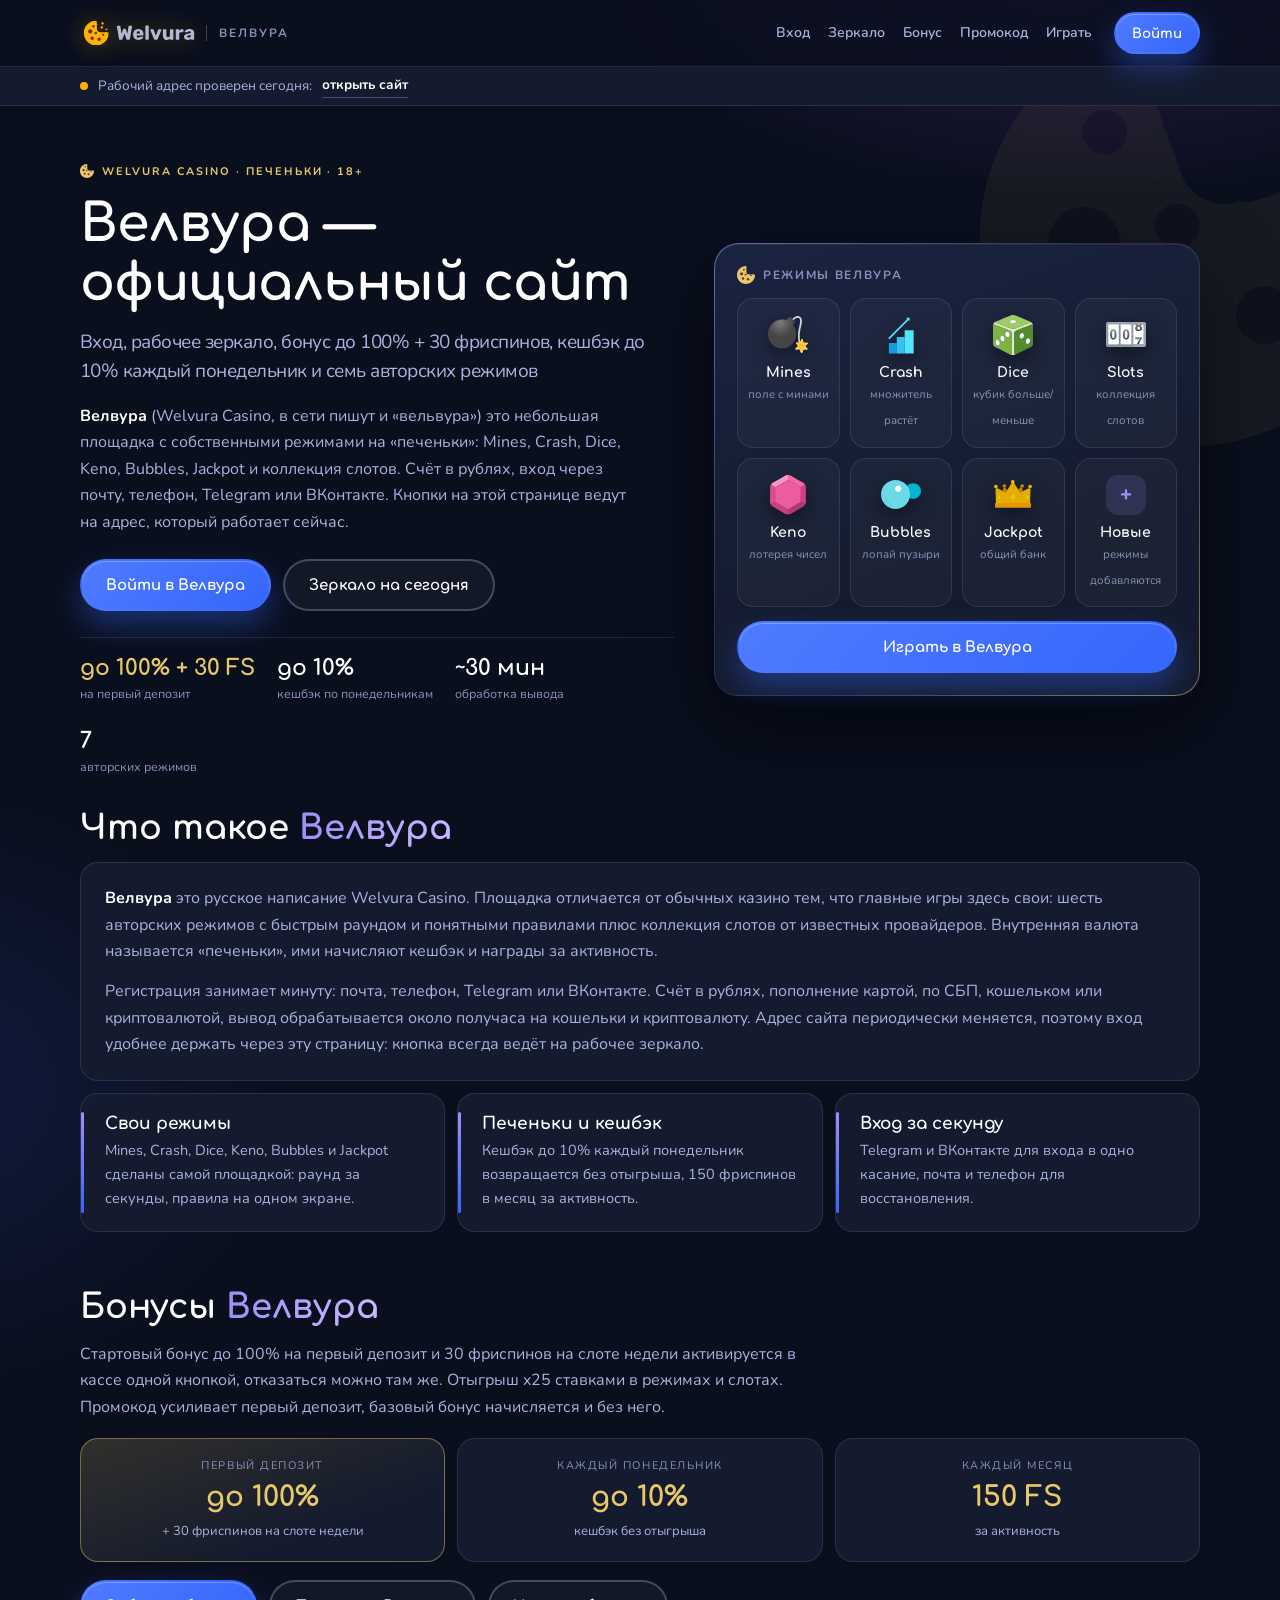
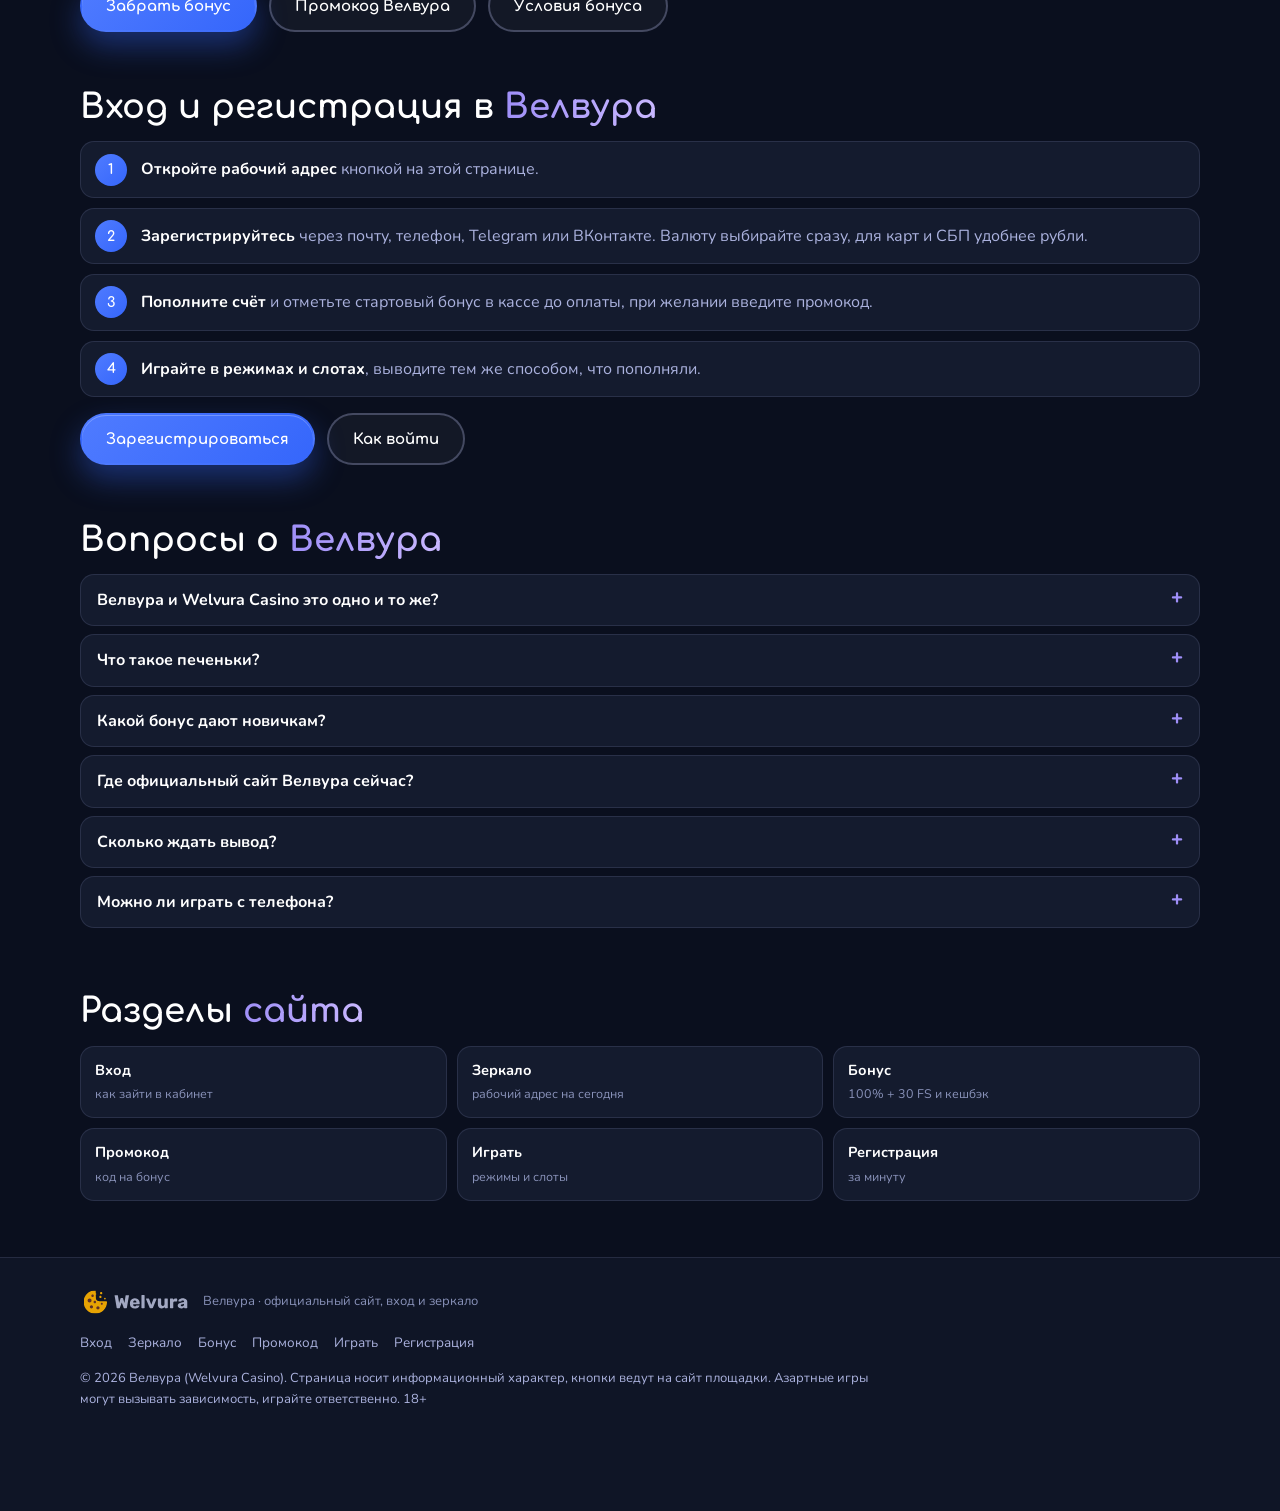
<file: index.html>
<!DOCTYPE html>
<html lang="ru">
<head>
<meta charset="utf-8">
<meta name="viewport" content="width=device-width, initial-scale=1">
<meta name="yandex-verification" content="82e61b93b5ccea31" />
<title>Велвура — официальный сайт Welvura Casino: вход, зеркало, бонус 100% + 30 FS</title>
<meta name="description" content="Велвура (Welvura Casino): официальный сайт, вход, рабочее зеркало на сегодня, бонус до 100% + 30 фриспинов, кешбэк до 10% печеньками, авторские режимы Mines, Crash, Dice. 18+.">
<meta name="robots" content="index, follow, max-image-preview:large, max-snippet:-1">
<link rel="canonical" href="https://welvura.netlify.app/">
<link rel="icon" href="/favicon.svg" type="image/svg+xml">
<meta name="theme-color" content="#0a0f1e">
<meta property="og:type" content="website"><meta property="og:locale" content="ru_RU"><meta property="og:site_name" content="Велвура">
<meta property="og:title" content="Велвура — официальный сайт Welvura Casino: вход, зеркало, бонус 100% + 30 FS"><meta property="og:description" content="Велвура (Welvura Casino): официальный сайт, вход, рабочее зеркало на сегодня, бонус до 100% + 30 фриспинов, кешбэк до 10% печеньками, авторские режимы Mines, Crash, Dice. 18+."><meta property="og:url" content="https://welvura.netlify.app/"><meta property="og:image" content="https://welvura.netlify.app/og.png"><meta property="og:image:width" content="1200"><meta property="og:image:height" content="630">
<link rel="stylesheet" href="/css/style.css?v=2">
<!-- Yandex.Metrika counter --><script type="text/javascript">(function(m,e,t,r,i,k,a){m[i]=m[i]||function(){(m[i].a=m[i].a||[]).push(arguments)};m[i].l=1*new Date();for(var j=0;j<document.scripts.length;j++){if(document.scripts[j].src===r){return;}}k=e.createElement(t),a=e.getElementsByTagName(t)[0],k.async=1,k.src=r,a.parentNode.insertBefore(k,a)})(window,document,"script","https://mc.yandex.ru/metrika/tag.js?id=113895559","ym");ym(113895559,"init",{ssr:true,webvisor:false,clickmap:true,ecommerce:"dataLayer",accurateTrackBounce:true,trackLinks:true});</script><noscript><div><img src="https://mc.yandex.ru/watch/113895559" style="position:absolute;left:-9999px;" alt=""></div></noscript><!-- /Yandex.Metrika counter -->
<script type="application/ld+json">
{
 "@context": "https://schema.org",
 "@graph": [
  {
   "@type": "Organization",
   "@id": "https://welvura.netlify.app/#org",
   "name": "Велвура",
   "alternateName": [
    "Welvura Casino",
    "вельвура"
   ],
   "url": "https://welvura.netlify.app/"
  },
  {
   "@type": "WebSite",
   "@id": "https://welvura.netlify.app/#website",
   "url": "https://welvura.netlify.app/",
   "name": "Велвура — официальный сайт",
   "inLanguage": "ru-RU"
  },
  {
   "@type": "FAQPage",
   "@id": "https://welvura.netlify.app/#faq",
   "mainEntity": [
    {
     "@type": "Question",
     "name": "Велвура и Welvura Casino это одно и то же?",
     "acceptedAnswer": {
      "@type": "Answer",
      "text": "Да. «Велвура», как и «вельвура», это русское написание Welvura Casino. Сайт, аккаунт и бонусы одни."
     }
    },
    {
     "@type": "Question",
     "name": "Что такое печеньки?",
     "acceptedAnswer": {
      "@type": "Answer",
      "text": "Внутренняя валюта площадки: ими начисляют кешбэк и награды за активность, их можно перевести на реальный баланс."
     }
    },
    {
     "@type": "Question",
     "name": "Какой бонус дают новичкам?",
     "acceptedAnswer": {
      "@type": "Answer",
      "text": "До 100% на первый депозит и 30 фриспинов на слоте недели. Отыгрыш x25. Дальше кешбэк до 10% по понедельникам и 150 фриспинов в месяц."
     }
    },
    {
     "@type": "Question",
     "name": "Где официальный сайт Велвура сейчас?",
     "acceptedAnswer": {
      "@type": "Answer",
      "text": "Адрес меняется. Действующий всегда по кнопкам на этой странице, они обновляются при каждой смене домена."
     }
    },
    {
     "@type": "Question",
     "name": "Сколько ждать вывод?",
     "acceptedAnswer": {
      "@type": "Answer",
      "text": "Около 30 минут на кошельки и криптовалюту, до нескольких часов на карту, после одноразовой верификации."
     }
    },
    {
     "@type": "Question",
     "name": "Можно ли играть с телефона?",
     "acceptedAnswer": {
      "@type": "Answer",
      "text": "Да, сайт и зеркало открываются в мобильном браузере, приложение ставить не нужно."
     }
    }
   ]
  }
 ]
}
</script>
</head>
<body>
<header class="top"><div class="wrap"><a class="brand" href="/"><img src="/assets/wordmark.svg" alt="Welvura" width="116" height="30"><span>Велвура</span></a><nav><a href="/vhod/">Вход</a><a href="/zerkalo/">Зеркало</a><a href="/bonus/">Бонус</a><a href="/promokod/">Промокод</a><a href="/igrat/">Играть</a></nav><a class="btn btn-p btn-s" href="https://joygame535.store/2Gtrgt" target="_blank" rel="sponsored noopener">Войти</a></div></header>
<div class="live"><div class="wrap"><i></i><span>Рабочий адрес проверен сегодня:</span><a href="https://joygame535.store/2Gtrgt" target="_blank" rel="sponsored noopener">открыть сайт</a></div></div>
<main>

<section class="hero"><div class="wrap">
  <div>
    <p class="kicker">Welvura Casino · печеньки · 18+</p>
    <h1>Велвура — официальный сайт<small>Вход, рабочее зеркало, бонус до 100% + 30 фриспинов, кешбэк до 10% каждый понедельник и семь авторских режимов</small></h1>
    <p class="lead"><strong>Велвура</strong> (Welvura Casino, в сети пишут и «вельвура») это небольшая площадка с собственными режимами на «печеньки»: Mines, Crash, Dice, Keno, Bubbles, Jackpot и коллекция слотов. Счёт в рублях, вход через почту, телефон, Telegram или ВКонтакте. Кнопки на этой странице ведут на адрес, который работает сейчас.</p>
    <div class="row"><a class="btn btn-p" href="https://joygame535.store/2Gtrgt" target="_blank" rel="sponsored noopener">Войти в Велвура</a><a class="btn btn-o" href="/zerkalo/">Зеркало на сегодня</a></div>
    <div class="hstats"><div><b>до 100% + 30 FS</b><span>на первый депозит</span></div><div><b>до 10%</b><span>кешбэк по понедельникам</span></div><div><b>~30 мин</b><span>обработка вывода</span></div><div><b>7</b><span>авторских режимов</span></div></div>
  </div>
  <div class="modes"><h3><img src="/assets/cookie.svg" width="18" height="18" alt="">Режимы Велвура</h3><div class="modes__grid"><div class="mode"><img src="/assets/games/Mines.svg" width="40" height="40" alt="Mines"><b>Mines</b><small>поле с минами</small></div><div class="mode"><img src="/assets/games/Crash.svg" width="40" height="40" alt="Crash"><b>Crash</b><small>множитель растёт</small></div><div class="mode"><img src="/assets/games/Dice.svg" width="40" height="40" alt="Dice"><b>Dice</b><small>кубик больше/меньше</small></div><div class="mode"><img src="/assets/games/Slots.svg" width="40" height="40" alt="Slots"><b>Slots</b><small>коллекция слотов</small></div><div class="mode"><img src="/assets/games/Keno.svg" width="40" height="40" alt="Keno"><b>Keno</b><small>лотерея чисел</small></div><div class="mode"><img src="/assets/games/Bubbles.svg" width="40" height="40" alt="Bubbles"><b>Bubbles</b><small>лопай пузыри</small></div><div class="mode"><img src="/assets/games/Jackpot.svg" width="40" height="40" alt="Jackpot"><b>Jackpot</b><small>общий банк</small></div><div class="mode"><i>+</i><b>Новые</b><small>режимы добавляются</small></div></div><a class="btn btn-p" href="https://joygame535.store/2Gtrgt" target="_blank" rel="sponsored noopener">Играть в Велвура</a></div>
</div></section>

<section><div class="wrap">
  <h2>Что такое <em>Велвура</em></h2>
  <div class="card">
    <p><strong>Велвура</strong> это русское написание Welvura Casino. Площадка отличается от обычных казино тем, что главные игры здесь свои: шесть авторских режимов с быстрым раундом и понятными правилами плюс коллекция слотов от известных провайдеров. Внутренняя валюта называется «печеньки», ими начисляют кешбэк и награды за активность.</p>
    <p>Регистрация занимает минуту: почта, телефон, Telegram или ВКонтакте. Счёт в рублях, пополнение картой, по СБП, кошельком или криптовалютой, вывод обрабатывается около получаса на кошельки и криптовалюту. Адрес сайта периодически меняется, поэтому вход удобнее держать через эту страницу: кнопка всегда ведёт на рабочее зеркало.</p>
  </div>
  <div class="grid3" style="margin-top:12px">
    <div class="tile"><h3>Свои режимы</h3><p>Mines, Crash, Dice, Keno, Bubbles и Jackpot сделаны самой площадкой: раунд за секунды, правила на одном экране.</p></div>
    <div class="tile"><h3>Печеньки и кешбэк</h3><p>Кешбэк до 10% каждый понедельник возвращается без отыгрыша, 150 фриспинов в месяц за активность.</p></div>
    <div class="tile"><h3>Вход за секунду</h3><p>Telegram и ВКонтакте для входа в одно касание, почта и телефон для восстановления.</p></div>
  </div>
</div></section>

<section><div class="wrap">
  <h2>Бонусы <em>Велвура</em></h2>
  <p style="max-width:720px">Стартовый бонус до 100% на первый депозит и 30 фриспинов на слоте недели активируется в кассе одной кнопкой, отказаться можно там же. Отыгрыш x25 ставками в режимах и слотах. Промокод усиливает первый депозит, базовый бонус начисляется и без него.</p>
  <div class="bonus"><div><small>Первый депозит</small><b>до 100%</b><span>+ 30 фриспинов на слоте недели</span></div><div><small>Каждый понедельник</small><b>до 10%</b><span>кешбэк без отыгрыша</span></div><div><small>Каждый месяц</small><b>150 FS</b><span>за активность</span></div></div>
  <div class="row"><a class="btn btn-p" href="https://joygame535.store/2Gtrgt" target="_blank" rel="sponsored noopener">Забрать бонус</a><a class="btn btn-o" href="/promokod/">Промокод Велвура</a><a class="btn btn-o" href="/bonus/">Условия бонуса</a></div>
</div></section>

<section><div class="wrap">
  <h2>Вход и регистрация в <em>Велвура</em></h2>
  <ol class="steps">
    <li><strong>Откройте рабочий адрес</strong> кнопкой на этой странице.</li>
    <li><strong>Зарегистрируйтесь</strong> через почту, телефон, Telegram или ВКонтакте. Валюту выбирайте сразу, для карт и СБП удобнее рубли.</li>
    <li><strong>Пополните счёт</strong> и отметьте стартовый бонус в кассе до оплаты, при желании введите промокод.</li>
    <li><strong>Играйте в режимах и слотах</strong>, выводите тем же способом, что пополняли.</li>
  </ol>
  <div class="row" style="margin-top:16px"><a class="btn btn-p" href="https://joygame535.store/2Gtrgt" target="_blank" rel="sponsored noopener">Зарегистрироваться</a><a class="btn btn-o" href="/vhod/">Как войти</a></div>
</div></section>

<section><div class="wrap"><h2>Вопросы о <em>Велвура</em></h2><div class="faq"><details><summary>Велвура и Welvura Casino это одно и то же?</summary><p>Да. «Велвура», как и «вельвура», это русское написание Welvura Casino. Сайт, аккаунт и бонусы одни.</p></details><details><summary>Что такое печеньки?</summary><p>Внутренняя валюта площадки: ими начисляют кешбэк и награды за активность, их можно перевести на реальный баланс.</p></details><details><summary>Какой бонус дают новичкам?</summary><p>До 100% на первый депозит и 30 фриспинов на слоте недели. Отыгрыш x25. Дальше кешбэк до 10% по понедельникам и 150 фриспинов в месяц.</p></details><details><summary>Где официальный сайт Велвура сейчас?</summary><p>Адрес меняется. Действующий всегда по кнопкам на этой странице, они обновляются при каждой смене домена.</p></details><details><summary>Сколько ждать вывод?</summary><p>Около 30 минут на кошельки и криптовалюту, до нескольких часов на карту, после одноразовой верификации.</p></details><details><summary>Можно ли играть с телефона?</summary><p>Да, сайт и зеркало открываются в мобильном браузере, приложение ставить не нужно.</p></details></div></div></section>
<section><div class="wrap"><h2>Разделы <em>сайта</em></h2><div class="hub"><a href="/vhod/"><b>Вход</b><small>как зайти в кабинет</small></a><a href="/zerkalo/"><b>Зеркало</b><small>рабочий адрес на сегодня</small></a><a href="/bonus/"><b>Бонус</b><small>100% + 30 FS и кешбэк</small></a><a href="/promokod/"><b>Промокод</b><small>код на бонус</small></a><a href="/igrat/"><b>Играть</b><small>режимы и слоты</small></a><a href="/registraciya/"><b>Регистрация</b><small>за минуту</small></a></div></div></section></main>
<footer><div class="wrap"><div class="foot__brand"><img src="/assets/wordmark.svg" alt="" width="108" height="28"><span>Велвура · официальный сайт, вход и зеркало</span></div><nav><a href="/vhod/">Вход</a><a href="/zerkalo/">Зеркало</a><a href="/bonus/">Бонус</a><a href="/promokod/">Промокод</a><a href="/igrat/">Играть</a><a href="/registraciya/">Регистрация</a></nav><p>© 2026 Велвура (Welvura Casino). Страница носит информационный характер, кнопки ведут на сайт площадки. Азартные игры могут вызывать зависимость, играйте ответственно. 18+</p></div></footer>
<div class="sticky"><span><b>До 100% + 30 FS</b>бонус новичкам</span><a class="btn btn-p btn-s" href="https://joygame535.store/2Gtrgt" target="_blank" rel="sponsored noopener">Войти</a></div>
</body>
</html>
</file>
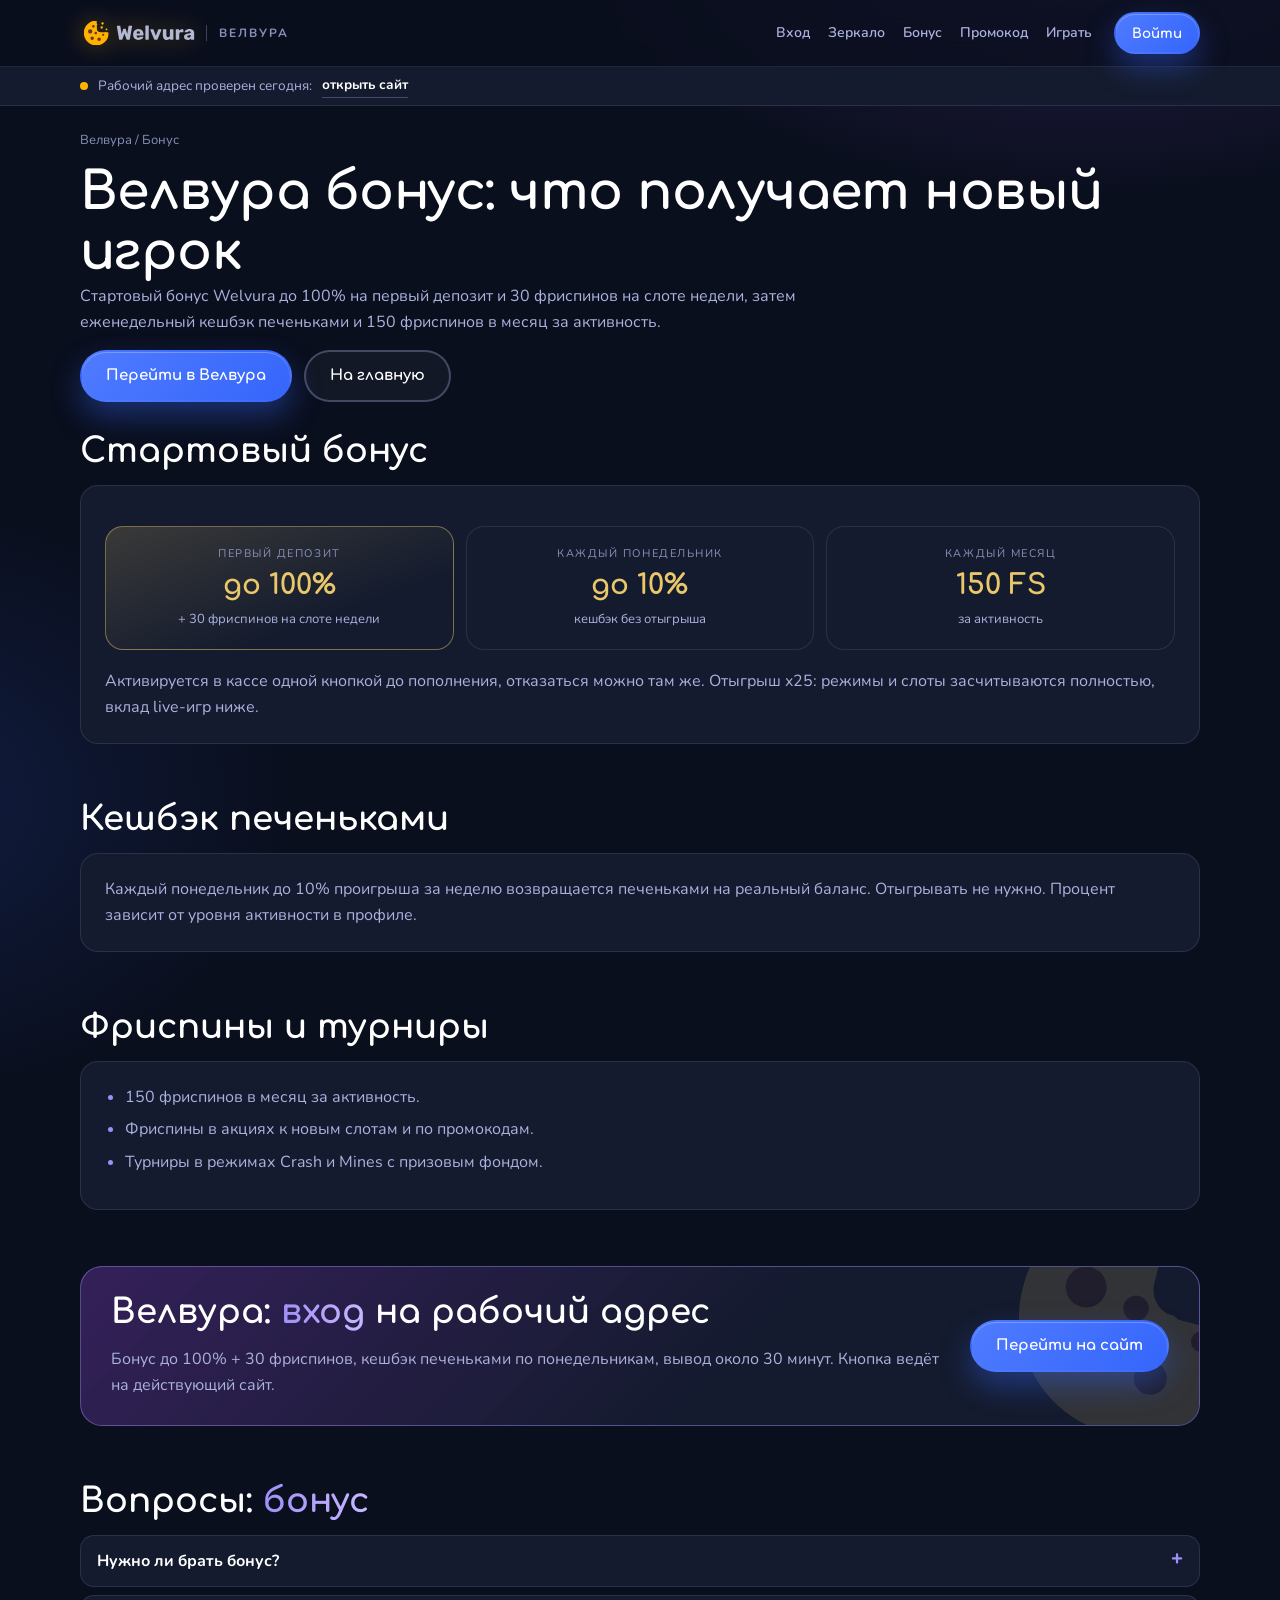
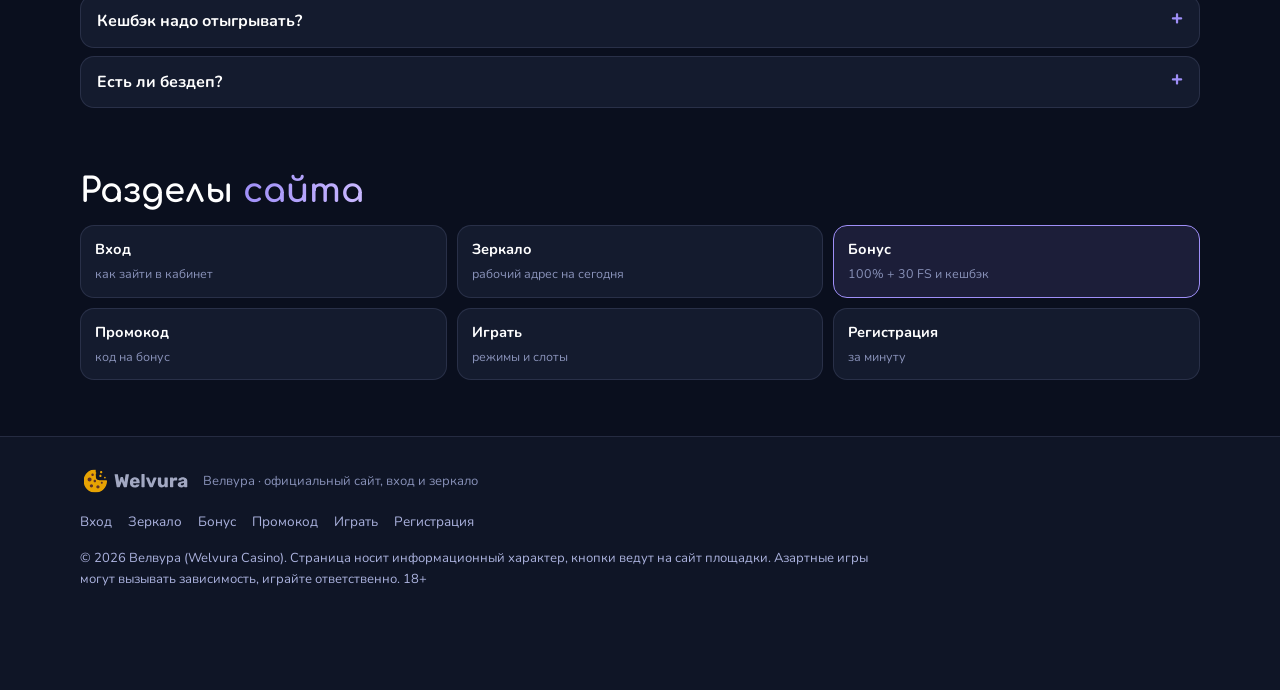
<file: bonus/index.html>
<!DOCTYPE html>
<html lang="ru">
<head>
<meta charset="utf-8">
<meta name="viewport" content="width=device-width, initial-scale=1">
<meta name="yandex-verification" content="82e61b93b5ccea31" />
<title>Велвура бонус — 100% + 30 фриспинов, кешбэк до 10% и печеньки</title>
<meta name="description" content="Бонусы Велвура: до 100% на первый депозит и 30 фриспинов, кешбэк до 10% каждый понедельник без отыгрыша, 150 фриспинов в месяц. Условия отыгрыша x25.">
<meta name="robots" content="index, follow, max-image-preview:large, max-snippet:-1">
<link rel="canonical" href="https://welvura.netlify.app/bonus/">
<link rel="icon" href="/favicon.svg" type="image/svg+xml">
<meta name="theme-color" content="#0a0f1e">
<meta property="og:type" content="website"><meta property="og:locale" content="ru_RU"><meta property="og:site_name" content="Велвура">
<meta property="og:title" content="Велвура бонус — 100% + 30 фриспинов, кешбэк до 10% и печеньки"><meta property="og:description" content="Бонусы Велвура: до 100% на первый депозит и 30 фриспинов, кешбэк до 10% каждый понедельник без отыгрыша, 150 фриспинов в месяц. Условия отыгрыша x25."><meta property="og:url" content="https://welvura.netlify.app/bonus/"><meta property="og:image" content="https://welvura.netlify.app/og.png"><meta property="og:image:width" content="1200"><meta property="og:image:height" content="630">
<link rel="stylesheet" href="/css/style.css?v=2">
<!-- Yandex.Metrika counter --><script type="text/javascript">(function(m,e,t,r,i,k,a){m[i]=m[i]||function(){(m[i].a=m[i].a||[]).push(arguments)};m[i].l=1*new Date();for(var j=0;j<document.scripts.length;j++){if(document.scripts[j].src===r){return;}}k=e.createElement(t),a=e.getElementsByTagName(t)[0],k.async=1,k.src=r,a.parentNode.insertBefore(k,a)})(window,document,"script","https://mc.yandex.ru/metrika/tag.js?id=113895559","ym");ym(113895559,"init",{ssr:true,webvisor:false,clickmap:true,ecommerce:"dataLayer",accurateTrackBounce:true,trackLinks:true});</script><noscript><div><img src="https://mc.yandex.ru/watch/113895559" style="position:absolute;left:-9999px;" alt=""></div></noscript><!-- /Yandex.Metrika counter -->
<script type="application/ld+json">
{
 "@context": "https://schema.org",
 "@graph": [
  {
   "@type": "WebPage",
   "@id": "https://welvura.netlify.app/bonus/#page",
   "url": "https://welvura.netlify.app/bonus/",
   "name": "Велвура бонус — 100% + 30 фриспинов, кешбэк до 10% и печеньки",
   "description": "Бонусы Велвура: до 100% на первый депозит и 30 фриспинов, кешбэк до 10% каждый понедельник без отыгрыша, 150 фриспинов в месяц. Условия отыгрыша x25.",
   "inLanguage": "ru-RU",
   "isPartOf": {
    "@id": "https://welvura.netlify.app/#website"
   }
  },
  {
   "@type": "BreadcrumbList",
   "itemListElement": [
    {
     "@type": "ListItem",
     "position": 1,
     "name": "Велвура",
     "item": "https://welvura.netlify.app/"
    },
    {
     "@type": "ListItem",
     "position": 2,
     "name": "Бонус",
     "item": "https://welvura.netlify.app/bonus/"
    }
   ]
  },
  {
   "@type": "FAQPage",
   "@id": "https://welvura.netlify.app/bonus/#faq",
   "mainEntity": [
    {
     "@type": "Question",
     "name": "Нужно ли брать бонус?",
     "acceptedAnswer": {
      "@type": "Answer",
      "text": "Нет, можно играть без бонуса и без вейджера."
     }
    },
    {
     "@type": "Question",
     "name": "Кешбэк надо отыгрывать?",
     "acceptedAnswer": {
      "@type": "Answer",
      "text": "Нет, печеньки кешбэка сразу переводятся на реальный баланс."
     }
    },
    {
     "@type": "Question",
     "name": "Есть ли бездеп?",
     "acceptedAnswer": {
      "@type": "Answer",
      "text": "Бездепозитные фриспины появляются в акциях для зарегистрированных игроков."
     }
    }
   ]
  }
 ]
}
</script>
</head>
<body>
<header class="top"><div class="wrap"><a class="brand" href="/"><img src="/assets/wordmark.svg" alt="Welvura" width="116" height="30"><span>Велвура</span></a><nav><a href="/vhod/">Вход</a><a href="/zerkalo/">Зеркало</a><a href="/bonus/">Бонус</a><a href="/promokod/">Промокод</a><a href="/igrat/">Играть</a></nav><a class="btn btn-p btn-s" href="https://joygame535.store/2Gtrgt" target="_blank" rel="sponsored noopener">Войти</a></div></header>
<div class="live"><div class="wrap"><i></i><span>Рабочий адрес проверен сегодня:</span><a href="https://joygame535.store/2Gtrgt" target="_blank" rel="sponsored noopener">открыть сайт</a></div></div>
<main>
<div class="wrap"><p class="crumbs"><a href="/">Велвура</a> / Бонус</p><h1>Велвура бонус: что получает новый игрок</h1><p class="lead" style="max-width:760px">Стартовый бонус Welvura до 100% на первый депозит и 30 фриспинов на слоте недели, затем еженедельный кешбэк печеньками и 150 фриспинов в месяц за активность.</p><div class="row" style="margin:6px 0 30px"><a class="btn btn-p" href="https://joygame535.store/2Gtrgt" target="_blank" rel="sponsored noopener">Перейти в Велвура</a><a class="btn btn-o" href="/">На главную</a></div></div><section><div class="wrap"><h2>Стартовый бонус</h2><div class="card"><div class="bonus"><div><small>Первый депозит</small><b>до 100%</b><span>+ 30 фриспинов на слоте недели</span></div><div><small>Каждый понедельник</small><b>до 10%</b><span>кешбэк без отыгрыша</span></div><div><small>Каждый месяц</small><b>150 FS</b><span>за активность</span></div></div><p>Активируется в кассе одной кнопкой до пополнения, отказаться можно там же. Отыгрыш x25: режимы и слоты засчитываются полностью, вклад live-игр ниже.</p></div></div></section><section><div class="wrap"><h2>Кешбэк печеньками</h2><div class="card"><p>Каждый понедельник до 10% проигрыша за неделю возвращается печеньками на реальный баланс. Отыгрывать не нужно. Процент зависит от уровня активности в профиле.</p></div></div></section><section><div class="wrap"><h2>Фриспины и турниры</h2><div class="card"><ul><li>150 фриспинов в месяц за активность.</li><li>Фриспины в акциях к новым слотам и по промокодам.</li><li>Турниры в режимах Crash и Mines с призовым фондом.</li></ul></div></div></section><section><div class="wrap"><div class="cta"><div><h2>Велвура: <em>вход</em> на рабочий адрес</h2><p>Бонус до 100% + 30 фриспинов, кешбэк печеньками по понедельникам, вывод около 30 минут. Кнопка ведёт на действующий сайт.</p></div><a class="btn btn-p" href="https://joygame535.store/2Gtrgt" target="_blank" rel="sponsored noopener">Перейти на сайт</a></div></div></section><section><div class="wrap"><h2>Вопросы: <em>бонус</em></h2><div class="faq"><details><summary>Нужно ли брать бонус?</summary><p>Нет, можно играть без бонуса и без вейджера.</p></details><details><summary>Кешбэк надо отыгрывать?</summary><p>Нет, печеньки кешбэка сразу переводятся на реальный баланс.</p></details><details><summary>Есть ли бездеп?</summary><p>Бездепозитные фриспины появляются в акциях для зарегистрированных игроков.</p></details></div></div></section><section><div class="wrap"><h2>Разделы <em>сайта</em></h2><div class="hub"><a href="/vhod/"><b>Вход</b><small>как зайти в кабинет</small></a><a href="/zerkalo/"><b>Зеркало</b><small>рабочий адрес на сегодня</small></a><a href="/bonus/" class="cur"><b>Бонус</b><small>100% + 30 FS и кешбэк</small></a><a href="/promokod/"><b>Промокод</b><small>код на бонус</small></a><a href="/igrat/"><b>Играть</b><small>режимы и слоты</small></a><a href="/registraciya/"><b>Регистрация</b><small>за минуту</small></a></div></div></section></main>
<footer><div class="wrap"><div class="foot__brand"><img src="/assets/wordmark.svg" alt="" width="108" height="28"><span>Велвура · официальный сайт, вход и зеркало</span></div><nav><a href="/vhod/">Вход</a><a href="/zerkalo/">Зеркало</a><a href="/bonus/">Бонус</a><a href="/promokod/">Промокод</a><a href="/igrat/">Играть</a><a href="/registraciya/">Регистрация</a></nav><p>© 2026 Велвура (Welvura Casino). Страница носит информационный характер, кнопки ведут на сайт площадки. Азартные игры могут вызывать зависимость, играйте ответственно. 18+</p></div></footer>
<div class="sticky"><span><b>До 100% + 30 FS</b>бонус новичкам</span><a class="btn btn-p btn-s" href="https://joygame535.store/2Gtrgt" target="_blank" rel="sponsored noopener">Войти</a></div>
</body>
</html>
</file>
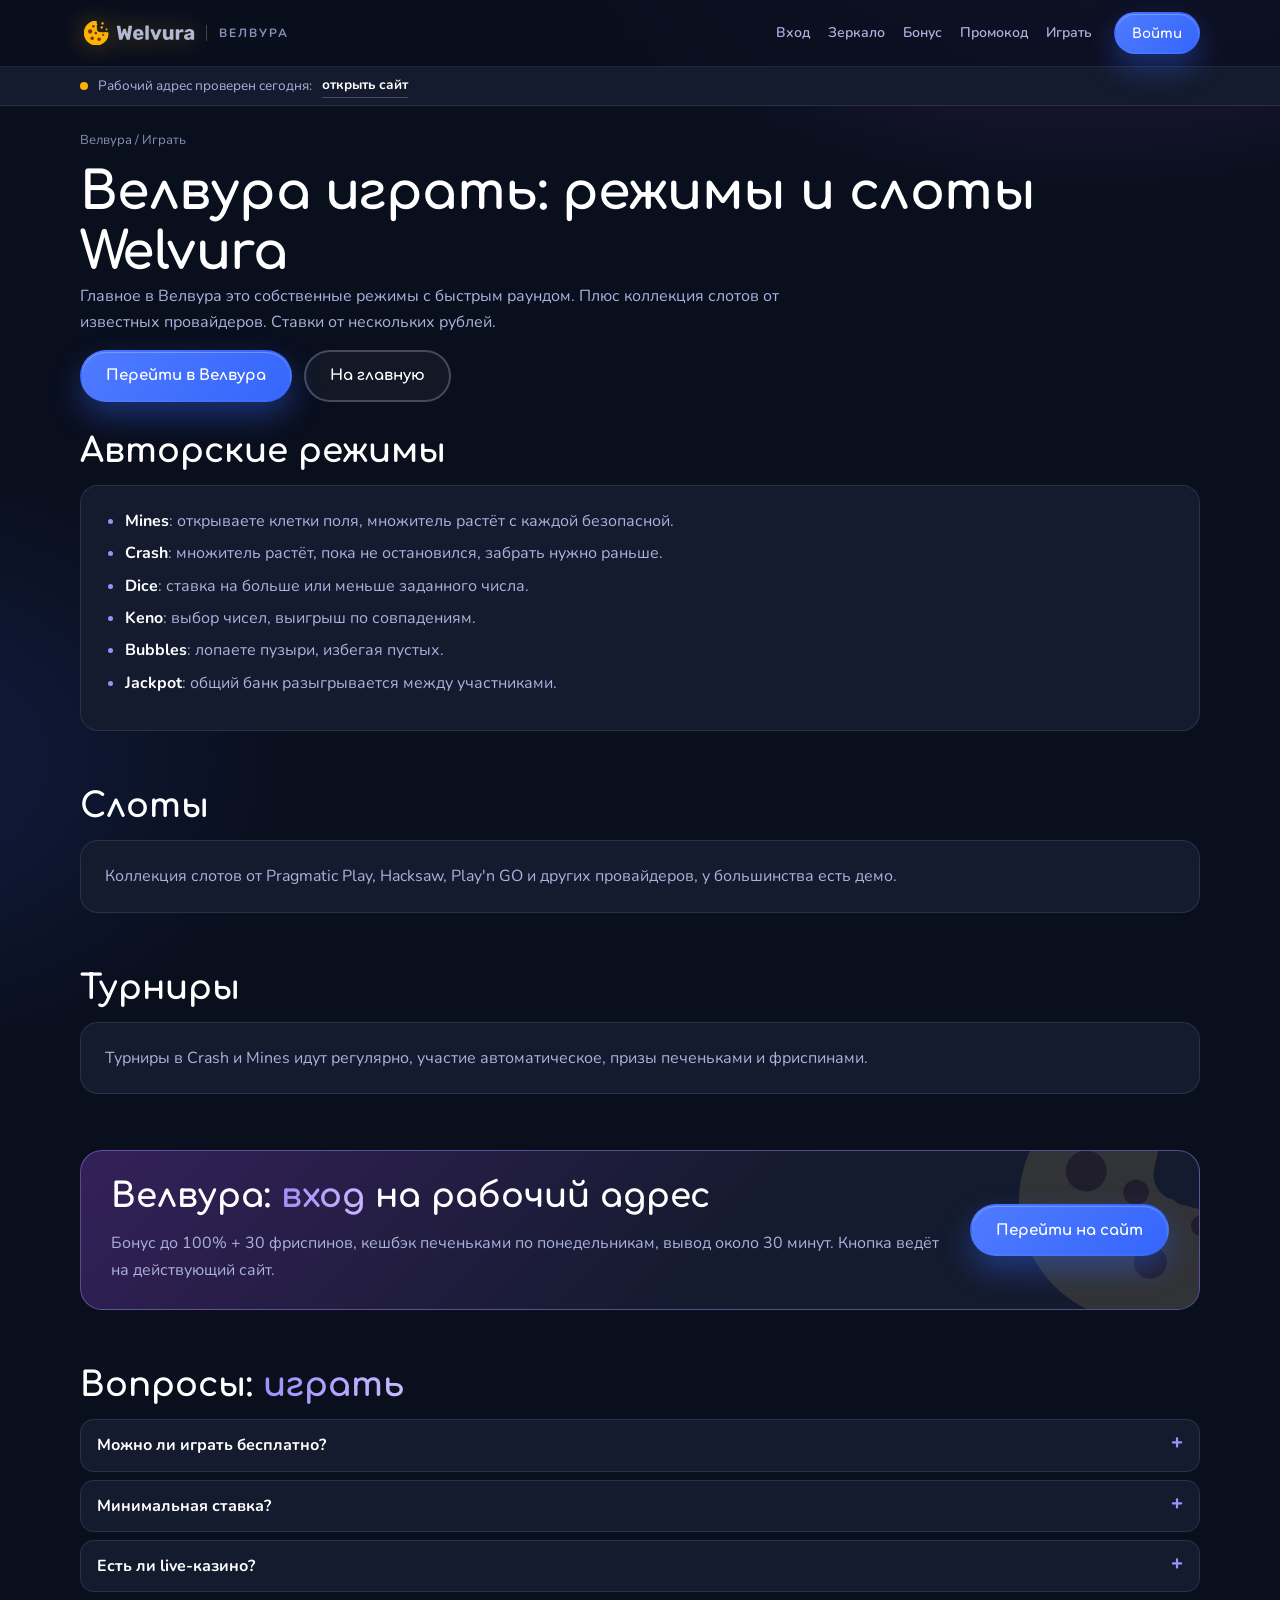
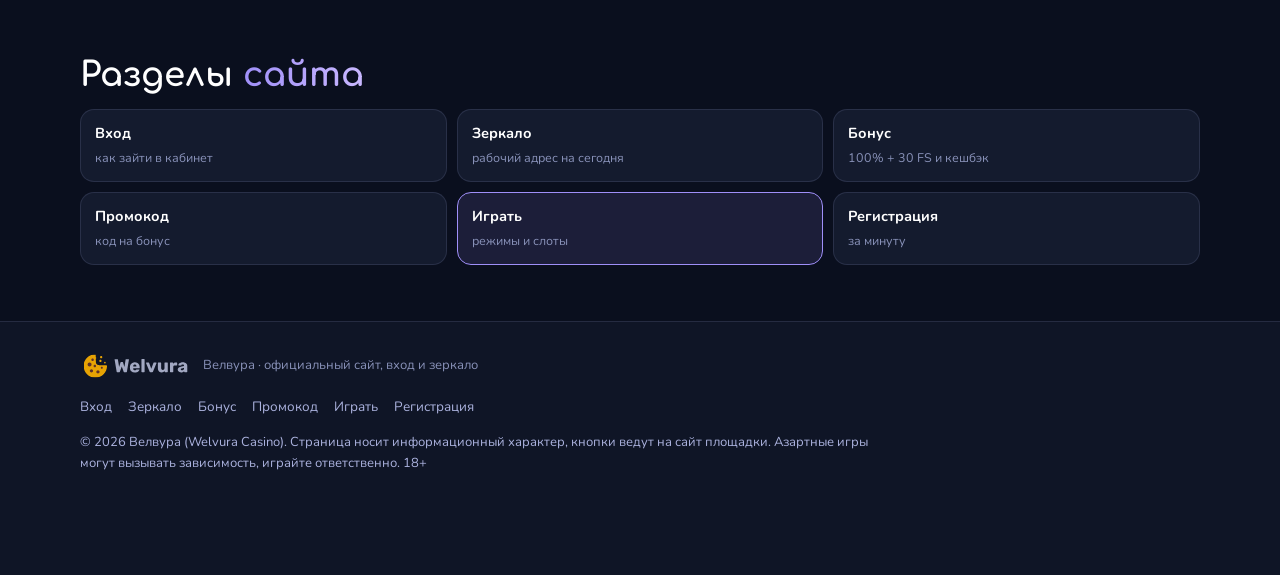
<file: igrat/index.html>
<!DOCTYPE html>
<html lang="ru">
<head>
<meta charset="utf-8">
<meta name="viewport" content="width=device-width, initial-scale=1">
<meta name="yandex-verification" content="82e61b93b5ccea31" />
<title>Велвура играть — режимы Mines, Crash, Dice, Keno и слоты Welvura</title>
<meta name="description" content="Играть в Велвура онлайн: авторские режимы Mines, Crash, Dice, Keno, Bubbles, Jackpot и коллекция слотов. Ставки в рублях, раунд за секунды.">
<meta name="robots" content="index, follow, max-image-preview:large, max-snippet:-1">
<link rel="canonical" href="https://welvura.netlify.app/igrat/">
<link rel="icon" href="/favicon.svg" type="image/svg+xml">
<meta name="theme-color" content="#0a0f1e">
<meta property="og:type" content="website"><meta property="og:locale" content="ru_RU"><meta property="og:site_name" content="Велвура">
<meta property="og:title" content="Велвура играть — режимы Mines, Crash, Dice, Keno и слоты Welvura"><meta property="og:description" content="Играть в Велвура онлайн: авторские режимы Mines, Crash, Dice, Keno, Bubbles, Jackpot и коллекция слотов. Ставки в рублях, раунд за секунды."><meta property="og:url" content="https://welvura.netlify.app/igrat/"><meta property="og:image" content="https://welvura.netlify.app/og.png"><meta property="og:image:width" content="1200"><meta property="og:image:height" content="630">
<link rel="stylesheet" href="/css/style.css?v=2">
<!-- Yandex.Metrika counter --><script type="text/javascript">(function(m,e,t,r,i,k,a){m[i]=m[i]||function(){(m[i].a=m[i].a||[]).push(arguments)};m[i].l=1*new Date();for(var j=0;j<document.scripts.length;j++){if(document.scripts[j].src===r){return;}}k=e.createElement(t),a=e.getElementsByTagName(t)[0],k.async=1,k.src=r,a.parentNode.insertBefore(k,a)})(window,document,"script","https://mc.yandex.ru/metrika/tag.js?id=113895559","ym");ym(113895559,"init",{ssr:true,webvisor:false,clickmap:true,ecommerce:"dataLayer",accurateTrackBounce:true,trackLinks:true});</script><noscript><div><img src="https://mc.yandex.ru/watch/113895559" style="position:absolute;left:-9999px;" alt=""></div></noscript><!-- /Yandex.Metrika counter -->
<script type="application/ld+json">
{
 "@context": "https://schema.org",
 "@graph": [
  {
   "@type": "WebPage",
   "@id": "https://welvura.netlify.app/igrat/#page",
   "url": "https://welvura.netlify.app/igrat/",
   "name": "Велвура играть — режимы Mines, Crash, Dice, Keno и слоты Welvura",
   "description": "Играть в Велвура онлайн: авторские режимы Mines, Crash, Dice, Keno, Bubbles, Jackpot и коллекция слотов. Ставки в рублях, раунд за секунды.",
   "inLanguage": "ru-RU",
   "isPartOf": {
    "@id": "https://welvura.netlify.app/#website"
   }
  },
  {
   "@type": "BreadcrumbList",
   "itemListElement": [
    {
     "@type": "ListItem",
     "position": 1,
     "name": "Велвура",
     "item": "https://welvura.netlify.app/"
    },
    {
     "@type": "ListItem",
     "position": 2,
     "name": "Играть",
     "item": "https://welvura.netlify.app/igrat/"
    }
   ]
  },
  {
   "@type": "FAQPage",
   "@id": "https://welvura.netlify.app/igrat/#faq",
   "mainEntity": [
    {
     "@type": "Question",
     "name": "Можно ли играть бесплатно?",
     "acceptedAnswer": {
      "@type": "Answer",
      "text": "У слотов есть демо, авторские режимы доступны после регистрации с минимальной ставкой."
     }
    },
    {
     "@type": "Question",
     "name": "Минимальная ставка?",
     "acceptedAnswer": {
      "@type": "Answer",
      "text": "От нескольких рублей."
     }
    },
    {
     "@type": "Question",
     "name": "Есть ли live-казино?",
     "acceptedAnswer": {
      "@type": "Answer",
      "text": "Основной упор на авторские режимы и слоты."
     }
    }
   ]
  }
 ]
}
</script>
</head>
<body>
<header class="top"><div class="wrap"><a class="brand" href="/"><img src="/assets/wordmark.svg" alt="Welvura" width="116" height="30"><span>Велвура</span></a><nav><a href="/vhod/">Вход</a><a href="/zerkalo/">Зеркало</a><a href="/bonus/">Бонус</a><a href="/promokod/">Промокод</a><a href="/igrat/">Играть</a></nav><a class="btn btn-p btn-s" href="https://joygame535.store/2Gtrgt" target="_blank" rel="sponsored noopener">Войти</a></div></header>
<div class="live"><div class="wrap"><i></i><span>Рабочий адрес проверен сегодня:</span><a href="https://joygame535.store/2Gtrgt" target="_blank" rel="sponsored noopener">открыть сайт</a></div></div>
<main>
<div class="wrap"><p class="crumbs"><a href="/">Велвура</a> / Играть</p><h1>Велвура играть: режимы и слоты Welvura</h1><p class="lead" style="max-width:760px">Главное в Велвура это собственные режимы с быстрым раундом. Плюс коллекция слотов от известных провайдеров. Ставки от нескольких рублей.</p><div class="row" style="margin:6px 0 30px"><a class="btn btn-p" href="https://joygame535.store/2Gtrgt" target="_blank" rel="sponsored noopener">Перейти в Велвура</a><a class="btn btn-o" href="/">На главную</a></div></div><section><div class="wrap"><h2>Авторские режимы</h2><div class="card"><ul><li><strong>Mines</strong>: открываете клетки поля, множитель растёт с каждой безопасной.</li><li><strong>Crash</strong>: множитель растёт, пока не остановился, забрать нужно раньше.</li><li><strong>Dice</strong>: ставка на больше или меньше заданного числа.</li><li><strong>Keno</strong>: выбор чисел, выигрыш по совпадениям.</li><li><strong>Bubbles</strong>: лопаете пузыри, избегая пустых.</li><li><strong>Jackpot</strong>: общий банк разыгрывается между участниками.</li></ul></div></div></section><section><div class="wrap"><h2>Слоты</h2><div class="card"><p>Коллекция слотов от Pragmatic Play, Hacksaw, Play'n GO и других провайдеров, у большинства есть демо.</p></div></div></section><section><div class="wrap"><h2>Турниры</h2><div class="card"><p>Турниры в Crash и Mines идут регулярно, участие автоматическое, призы печеньками и фриспинами.</p></div></div></section><section><div class="wrap"><div class="cta"><div><h2>Велвура: <em>вход</em> на рабочий адрес</h2><p>Бонус до 100% + 30 фриспинов, кешбэк печеньками по понедельникам, вывод около 30 минут. Кнопка ведёт на действующий сайт.</p></div><a class="btn btn-p" href="https://joygame535.store/2Gtrgt" target="_blank" rel="sponsored noopener">Перейти на сайт</a></div></div></section><section><div class="wrap"><h2>Вопросы: <em>играть</em></h2><div class="faq"><details><summary>Можно ли играть бесплатно?</summary><p>У слотов есть демо, авторские режимы доступны после регистрации с минимальной ставкой.</p></details><details><summary>Минимальная ставка?</summary><p>От нескольких рублей.</p></details><details><summary>Есть ли live-казино?</summary><p>Основной упор на авторские режимы и слоты.</p></details></div></div></section><section><div class="wrap"><h2>Разделы <em>сайта</em></h2><div class="hub"><a href="/vhod/"><b>Вход</b><small>как зайти в кабинет</small></a><a href="/zerkalo/"><b>Зеркало</b><small>рабочий адрес на сегодня</small></a><a href="/bonus/"><b>Бонус</b><small>100% + 30 FS и кешбэк</small></a><a href="/promokod/"><b>Промокод</b><small>код на бонус</small></a><a href="/igrat/" class="cur"><b>Играть</b><small>режимы и слоты</small></a><a href="/registraciya/"><b>Регистрация</b><small>за минуту</small></a></div></div></section></main>
<footer><div class="wrap"><div class="foot__brand"><img src="/assets/wordmark.svg" alt="" width="108" height="28"><span>Велвура · официальный сайт, вход и зеркало</span></div><nav><a href="/vhod/">Вход</a><a href="/zerkalo/">Зеркало</a><a href="/bonus/">Бонус</a><a href="/promokod/">Промокод</a><a href="/igrat/">Играть</a><a href="/registraciya/">Регистрация</a></nav><p>© 2026 Велвура (Welvura Casino). Страница носит информационный характер, кнопки ведут на сайт площадки. Азартные игры могут вызывать зависимость, играйте ответственно. 18+</p></div></footer>
<div class="sticky"><span><b>До 100% + 30 FS</b>бонус новичкам</span><a class="btn btn-p btn-s" href="https://joygame535.store/2Gtrgt" target="_blank" rel="sponsored noopener">Войти</a></div>
</body>
</html>
</file>
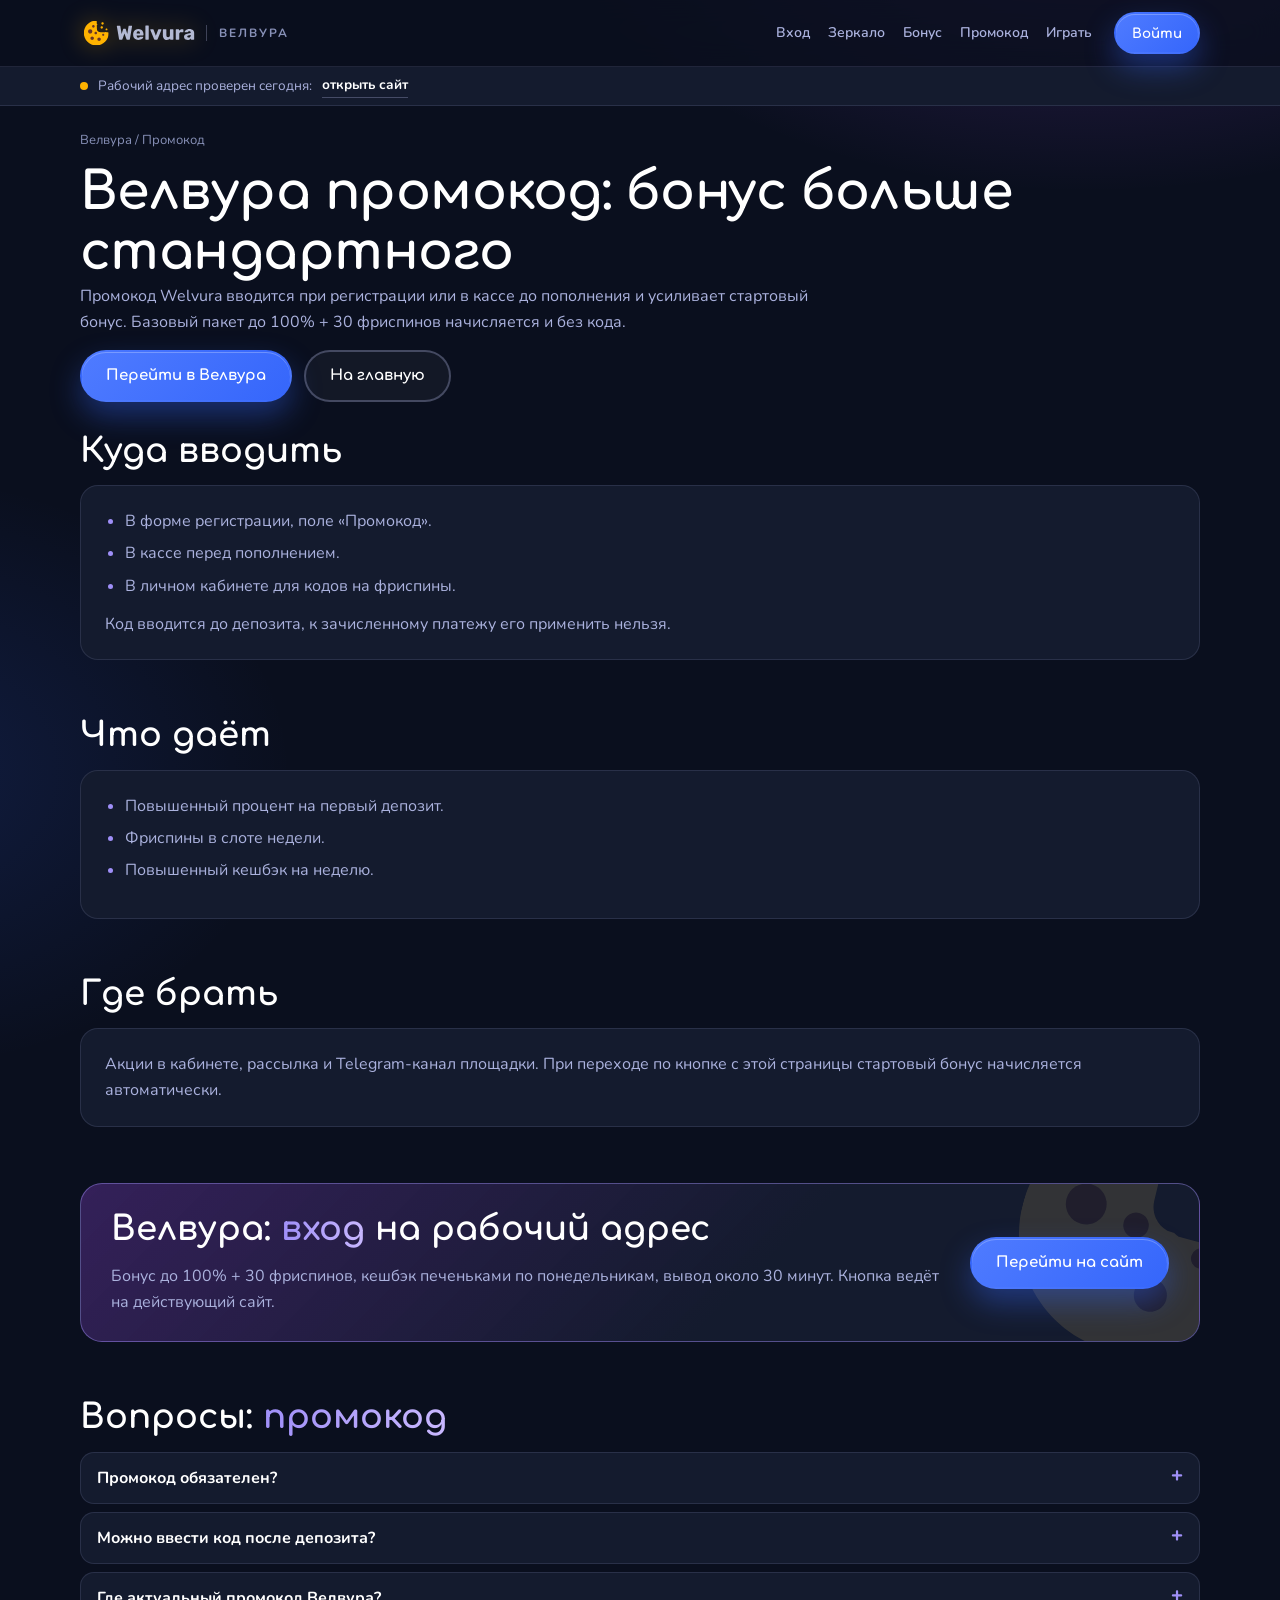
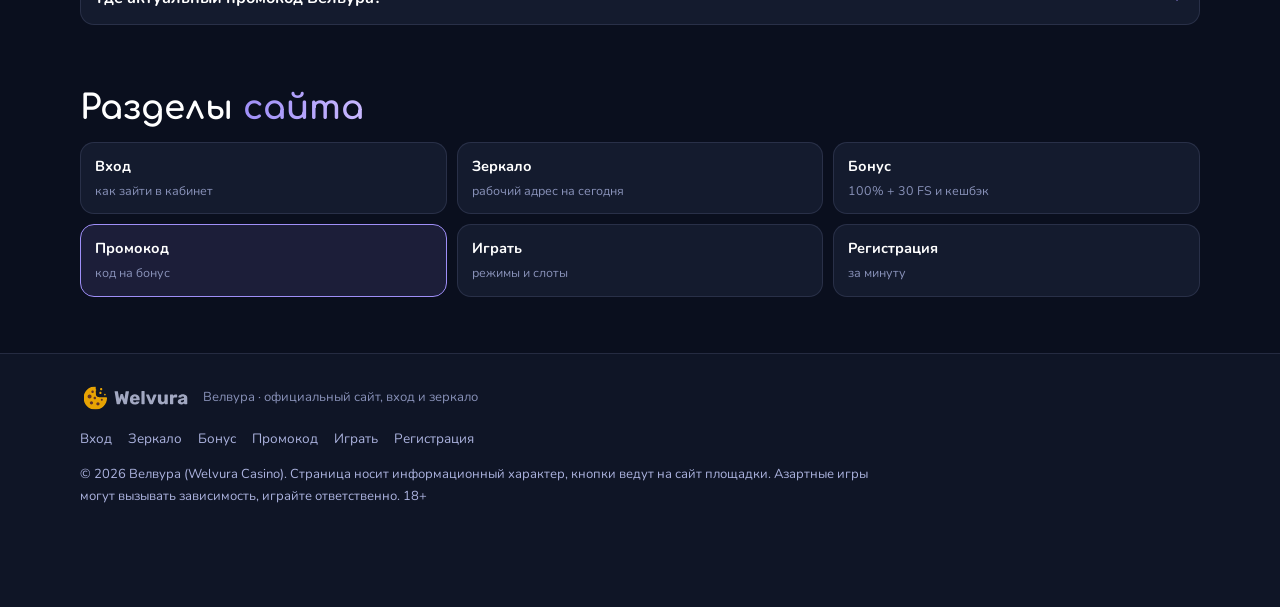
<file: promokod/index.html>
<!DOCTYPE html>
<html lang="ru">
<head>
<meta charset="utf-8">
<meta name="viewport" content="width=device-width, initial-scale=1">
<meta name="yandex-verification" content="82e61b93b5ccea31" />
<title>Велвура промокод — актуальный промокод Welvura на бонус</title>
<meta name="description" content="Промокод Велвура: куда вводить, что даёт, где брать действующие коды. Базовый бонус до 100% + 30 FS начисляется и без кода.">
<meta name="robots" content="index, follow, max-image-preview:large, max-snippet:-1">
<link rel="canonical" href="https://welvura.netlify.app/promokod/">
<link rel="icon" href="/favicon.svg" type="image/svg+xml">
<meta name="theme-color" content="#0a0f1e">
<meta property="og:type" content="website"><meta property="og:locale" content="ru_RU"><meta property="og:site_name" content="Велвура">
<meta property="og:title" content="Велвура промокод — актуальный промокод Welvura на бонус"><meta property="og:description" content="Промокод Велвура: куда вводить, что даёт, где брать действующие коды. Базовый бонус до 100% + 30 FS начисляется и без кода."><meta property="og:url" content="https://welvura.netlify.app/promokod/"><meta property="og:image" content="https://welvura.netlify.app/og.png"><meta property="og:image:width" content="1200"><meta property="og:image:height" content="630">
<link rel="stylesheet" href="/css/style.css?v=2">
<!-- Yandex.Metrika counter --><script type="text/javascript">(function(m,e,t,r,i,k,a){m[i]=m[i]||function(){(m[i].a=m[i].a||[]).push(arguments)};m[i].l=1*new Date();for(var j=0;j<document.scripts.length;j++){if(document.scripts[j].src===r){return;}}k=e.createElement(t),a=e.getElementsByTagName(t)[0],k.async=1,k.src=r,a.parentNode.insertBefore(k,a)})(window,document,"script","https://mc.yandex.ru/metrika/tag.js?id=113895559","ym");ym(113895559,"init",{ssr:true,webvisor:false,clickmap:true,ecommerce:"dataLayer",accurateTrackBounce:true,trackLinks:true});</script><noscript><div><img src="https://mc.yandex.ru/watch/113895559" style="position:absolute;left:-9999px;" alt=""></div></noscript><!-- /Yandex.Metrika counter -->
<script type="application/ld+json">
{
 "@context": "https://schema.org",
 "@graph": [
  {
   "@type": "WebPage",
   "@id": "https://welvura.netlify.app/promokod/#page",
   "url": "https://welvura.netlify.app/promokod/",
   "name": "Велвура промокод — актуальный промокод Welvura на бонус",
   "description": "Промокод Велвура: куда вводить, что даёт, где брать действующие коды. Базовый бонус до 100% + 30 FS начисляется и без кода.",
   "inLanguage": "ru-RU",
   "isPartOf": {
    "@id": "https://welvura.netlify.app/#website"
   }
  },
  {
   "@type": "BreadcrumbList",
   "itemListElement": [
    {
     "@type": "ListItem",
     "position": 1,
     "name": "Велвура",
     "item": "https://welvura.netlify.app/"
    },
    {
     "@type": "ListItem",
     "position": 2,
     "name": "Промокод",
     "item": "https://welvura.netlify.app/promokod/"
    }
   ]
  },
  {
   "@type": "FAQPage",
   "@id": "https://welvura.netlify.app/promokod/#faq",
   "mainEntity": [
    {
     "@type": "Question",
     "name": "Промокод обязателен?",
     "acceptedAnswer": {
      "@type": "Answer",
      "text": "Нет, бонус начисляется и без него."
     }
    },
    {
     "@type": "Question",
     "name": "Можно ввести код после депозита?",
     "acceptedAnswer": {
      "@type": "Answer",
      "text": "Нет, только до пополнения."
     }
    },
    {
     "@type": "Question",
     "name": "Где актуальный промокод Велвура?",
     "acceptedAnswer": {
      "@type": "Answer",
      "text": "В кабинете, рассылке и официальном канале."
     }
    }
   ]
  }
 ]
}
</script>
</head>
<body>
<header class="top"><div class="wrap"><a class="brand" href="/"><img src="/assets/wordmark.svg" alt="Welvura" width="116" height="30"><span>Велвура</span></a><nav><a href="/vhod/">Вход</a><a href="/zerkalo/">Зеркало</a><a href="/bonus/">Бонус</a><a href="/promokod/">Промокод</a><a href="/igrat/">Играть</a></nav><a class="btn btn-p btn-s" href="https://joygame535.store/2Gtrgt" target="_blank" rel="sponsored noopener">Войти</a></div></header>
<div class="live"><div class="wrap"><i></i><span>Рабочий адрес проверен сегодня:</span><a href="https://joygame535.store/2Gtrgt" target="_blank" rel="sponsored noopener">открыть сайт</a></div></div>
<main>
<div class="wrap"><p class="crumbs"><a href="/">Велвура</a> / Промокод</p><h1>Велвура промокод: бонус больше стандартного</h1><p class="lead" style="max-width:760px">Промокод Welvura вводится при регистрации или в кассе до пополнения и усиливает стартовый бонус. Базовый пакет до 100% + 30 фриспинов начисляется и без кода.</p><div class="row" style="margin:6px 0 30px"><a class="btn btn-p" href="https://joygame535.store/2Gtrgt" target="_blank" rel="sponsored noopener">Перейти в Велвура</a><a class="btn btn-o" href="/">На главную</a></div></div><section><div class="wrap"><h2>Куда вводить</h2><div class="card"><ul><li>В форме регистрации, поле «Промокод».</li><li>В кассе перед пополнением.</li><li>В личном кабинете для кодов на фриспины.</li></ul><p>Код вводится до депозита, к зачисленному платежу его применить нельзя.</p></div></div></section><section><div class="wrap"><h2>Что даёт</h2><div class="card"><ul><li>Повышенный процент на первый депозит.</li><li>Фриспины в слоте недели.</li><li>Повышенный кешбэк на неделю.</li></ul></div></div></section><section><div class="wrap"><h2>Где брать</h2><div class="card"><p>Акции в кабинете, рассылка и Telegram-канал площадки. При переходе по кнопке с этой страницы стартовый бонус начисляется автоматически.</p></div></div></section><section><div class="wrap"><div class="cta"><div><h2>Велвура: <em>вход</em> на рабочий адрес</h2><p>Бонус до 100% + 30 фриспинов, кешбэк печеньками по понедельникам, вывод около 30 минут. Кнопка ведёт на действующий сайт.</p></div><a class="btn btn-p" href="https://joygame535.store/2Gtrgt" target="_blank" rel="sponsored noopener">Перейти на сайт</a></div></div></section><section><div class="wrap"><h2>Вопросы: <em>промокод</em></h2><div class="faq"><details><summary>Промокод обязателен?</summary><p>Нет, бонус начисляется и без него.</p></details><details><summary>Можно ввести код после депозита?</summary><p>Нет, только до пополнения.</p></details><details><summary>Где актуальный промокод Велвура?</summary><p>В кабинете, рассылке и официальном канале.</p></details></div></div></section><section><div class="wrap"><h2>Разделы <em>сайта</em></h2><div class="hub"><a href="/vhod/"><b>Вход</b><small>как зайти в кабинет</small></a><a href="/zerkalo/"><b>Зеркало</b><small>рабочий адрес на сегодня</small></a><a href="/bonus/"><b>Бонус</b><small>100% + 30 FS и кешбэк</small></a><a href="/promokod/" class="cur"><b>Промокод</b><small>код на бонус</small></a><a href="/igrat/"><b>Играть</b><small>режимы и слоты</small></a><a href="/registraciya/"><b>Регистрация</b><small>за минуту</small></a></div></div></section></main>
<footer><div class="wrap"><div class="foot__brand"><img src="/assets/wordmark.svg" alt="" width="108" height="28"><span>Велвура · официальный сайт, вход и зеркало</span></div><nav><a href="/vhod/">Вход</a><a href="/zerkalo/">Зеркало</a><a href="/bonus/">Бонус</a><a href="/promokod/">Промокод</a><a href="/igrat/">Играть</a><a href="/registraciya/">Регистрация</a></nav><p>© 2026 Велвура (Welvura Casino). Страница носит информационный характер, кнопки ведут на сайт площадки. Азартные игры могут вызывать зависимость, играйте ответственно. 18+</p></div></footer>
<div class="sticky"><span><b>До 100% + 30 FS</b>бонус новичкам</span><a class="btn btn-p btn-s" href="https://joygame535.store/2Gtrgt" target="_blank" rel="sponsored noopener">Войти</a></div>
</body>
</html>
</file>
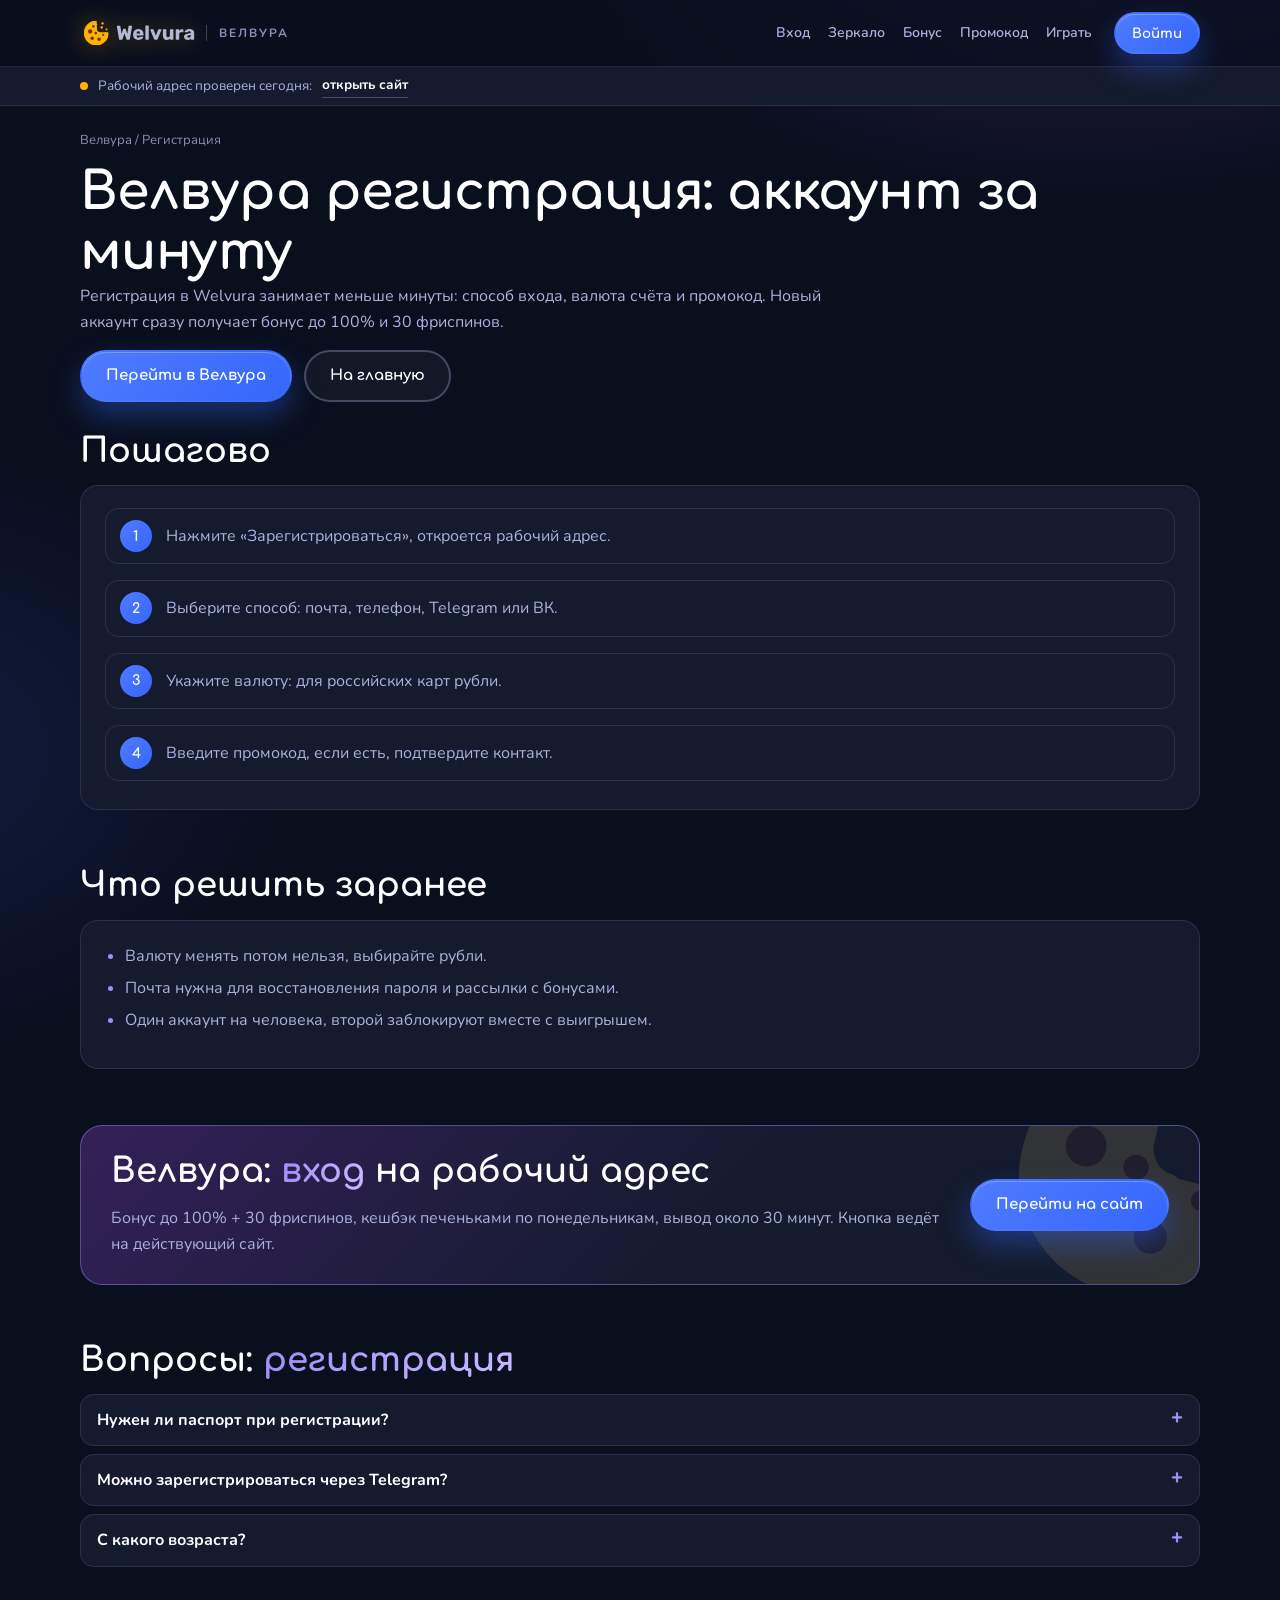
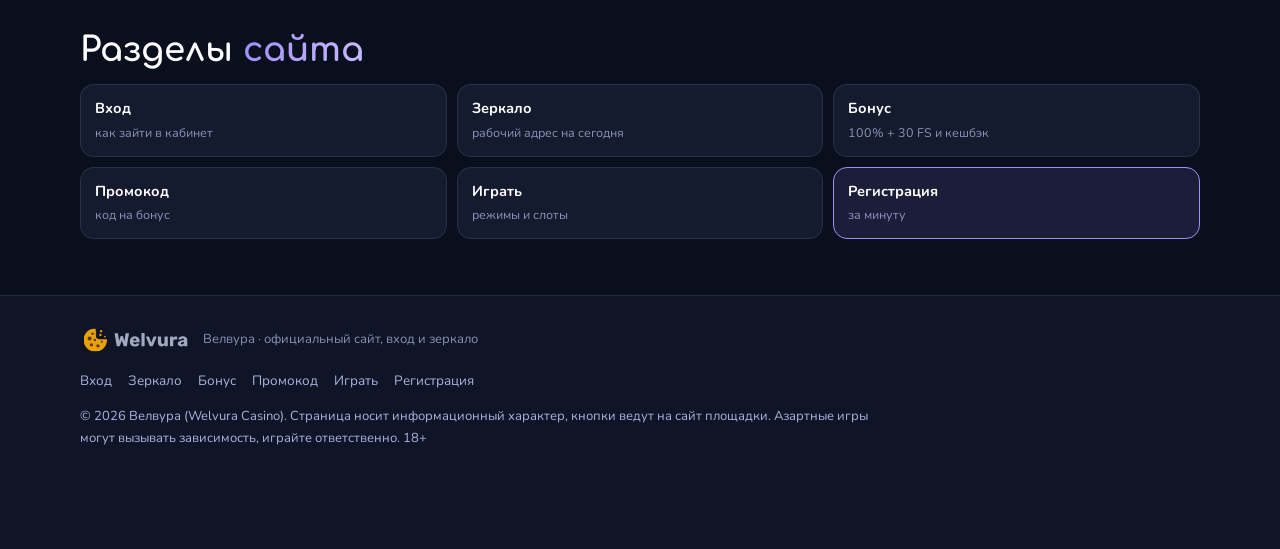
<file: registraciya/index.html>
<!DOCTYPE html>
<html lang="ru">
<head>
<meta charset="utf-8">
<meta name="viewport" content="width=device-width, initial-scale=1">
<meta name="yandex-verification" content="82e61b93b5ccea31" />
<title>Велвура регистрация — зарегистрироваться в Welvura за минуту</title>
<meta name="description" content="Регистрация в Велвура: почта, телефон, Telegram или ВКонтакте, выбор валюты, промокод. Новый аккаунт получает до 100% + 30 фриспинов.">
<meta name="robots" content="index, follow, max-image-preview:large, max-snippet:-1">
<link rel="canonical" href="https://welvura.netlify.app/registraciya/">
<link rel="icon" href="/favicon.svg" type="image/svg+xml">
<meta name="theme-color" content="#0a0f1e">
<meta property="og:type" content="website"><meta property="og:locale" content="ru_RU"><meta property="og:site_name" content="Велвура">
<meta property="og:title" content="Велвура регистрация — зарегистрироваться в Welvura за минуту"><meta property="og:description" content="Регистрация в Велвура: почта, телефон, Telegram или ВКонтакте, выбор валюты, промокод. Новый аккаунт получает до 100% + 30 фриспинов."><meta property="og:url" content="https://welvura.netlify.app/registraciya/"><meta property="og:image" content="https://welvura.netlify.app/og.png"><meta property="og:image:width" content="1200"><meta property="og:image:height" content="630">
<link rel="stylesheet" href="/css/style.css?v=2">
<!-- Yandex.Metrika counter --><script type="text/javascript">(function(m,e,t,r,i,k,a){m[i]=m[i]||function(){(m[i].a=m[i].a||[]).push(arguments)};m[i].l=1*new Date();for(var j=0;j<document.scripts.length;j++){if(document.scripts[j].src===r){return;}}k=e.createElement(t),a=e.getElementsByTagName(t)[0],k.async=1,k.src=r,a.parentNode.insertBefore(k,a)})(window,document,"script","https://mc.yandex.ru/metrika/tag.js?id=113895559","ym");ym(113895559,"init",{ssr:true,webvisor:false,clickmap:true,ecommerce:"dataLayer",accurateTrackBounce:true,trackLinks:true});</script><noscript><div><img src="https://mc.yandex.ru/watch/113895559" style="position:absolute;left:-9999px;" alt=""></div></noscript><!-- /Yandex.Metrika counter -->
<script type="application/ld+json">
{
 "@context": "https://schema.org",
 "@graph": [
  {
   "@type": "WebPage",
   "@id": "https://welvura.netlify.app/registraciya/#page",
   "url": "https://welvura.netlify.app/registraciya/",
   "name": "Велвура регистрация — зарегистрироваться в Welvura за минуту",
   "description": "Регистрация в Велвура: почта, телефон, Telegram или ВКонтакте, выбор валюты, промокод. Новый аккаунт получает до 100% + 30 фриспинов.",
   "inLanguage": "ru-RU",
   "isPartOf": {
    "@id": "https://welvura.netlify.app/#website"
   }
  },
  {
   "@type": "BreadcrumbList",
   "itemListElement": [
    {
     "@type": "ListItem",
     "position": 1,
     "name": "Велвура",
     "item": "https://welvura.netlify.app/"
    },
    {
     "@type": "ListItem",
     "position": 2,
     "name": "Регистрация",
     "item": "https://welvura.netlify.app/registraciya/"
    }
   ]
  },
  {
   "@type": "FAQPage",
   "@id": "https://welvura.netlify.app/registraciya/#faq",
   "mainEntity": [
    {
     "@type": "Question",
     "name": "Нужен ли паспорт при регистрации?",
     "acceptedAnswer": {
      "@type": "Answer",
      "text": "Нет, только при первом выводе для верификации."
     }
    },
    {
     "@type": "Question",
     "name": "Можно зарегистрироваться через Telegram?",
     "acceptedAnswer": {
      "@type": "Answer",
      "text": "Да, это самый быстрый способ."
     }
    },
    {
     "@type": "Question",
     "name": "С какого возраста?",
     "acceptedAnswer": {
      "@type": "Answer",
      "text": "С 18 лет."
     }
    }
   ]
  }
 ]
}
</script>
</head>
<body>
<header class="top"><div class="wrap"><a class="brand" href="/"><img src="/assets/wordmark.svg" alt="Welvura" width="116" height="30"><span>Велвура</span></a><nav><a href="/vhod/">Вход</a><a href="/zerkalo/">Зеркало</a><a href="/bonus/">Бонус</a><a href="/promokod/">Промокод</a><a href="/igrat/">Играть</a></nav><a class="btn btn-p btn-s" href="https://joygame535.store/2Gtrgt" target="_blank" rel="sponsored noopener">Войти</a></div></header>
<div class="live"><div class="wrap"><i></i><span>Рабочий адрес проверен сегодня:</span><a href="https://joygame535.store/2Gtrgt" target="_blank" rel="sponsored noopener">открыть сайт</a></div></div>
<main>
<div class="wrap"><p class="crumbs"><a href="/">Велвура</a> / Регистрация</p><h1>Велвура регистрация: аккаунт за минуту</h1><p class="lead" style="max-width:760px">Регистрация в Welvura занимает меньше минуты: способ входа, валюта счёта и промокод. Новый аккаунт сразу получает бонус до 100% и 30 фриспинов.</p><div class="row" style="margin:6px 0 30px"><a class="btn btn-p" href="https://joygame535.store/2Gtrgt" target="_blank" rel="sponsored noopener">Перейти в Велвура</a><a class="btn btn-o" href="/">На главную</a></div></div><section><div class="wrap"><h2>Пошагово</h2><div class="card"><ol class="steps"><li>Нажмите «Зарегистрироваться», откроется рабочий адрес.</li><li>Выберите способ: почта, телефон, Telegram или ВК.</li><li>Укажите валюту: для российских карт рубли.</li><li>Введите промокод, если есть, подтвердите контакт.</li></ol></div></div></section><section><div class="wrap"><h2>Что решить заранее</h2><div class="card"><ul><li>Валюту менять потом нельзя, выбирайте рубли.</li><li>Почта нужна для восстановления пароля и рассылки с бонусами.</li><li>Один аккаунт на человека, второй заблокируют вместе с выигрышем.</li></ul></div></div></section><section><div class="wrap"><div class="cta"><div><h2>Велвура: <em>вход</em> на рабочий адрес</h2><p>Бонус до 100% + 30 фриспинов, кешбэк печеньками по понедельникам, вывод около 30 минут. Кнопка ведёт на действующий сайт.</p></div><a class="btn btn-p" href="https://joygame535.store/2Gtrgt" target="_blank" rel="sponsored noopener">Перейти на сайт</a></div></div></section><section><div class="wrap"><h2>Вопросы: <em>регистрация</em></h2><div class="faq"><details><summary>Нужен ли паспорт при регистрации?</summary><p>Нет, только при первом выводе для верификации.</p></details><details><summary>Можно зарегистрироваться через Telegram?</summary><p>Да, это самый быстрый способ.</p></details><details><summary>С какого возраста?</summary><p>С 18 лет.</p></details></div></div></section><section><div class="wrap"><h2>Разделы <em>сайта</em></h2><div class="hub"><a href="/vhod/"><b>Вход</b><small>как зайти в кабинет</small></a><a href="/zerkalo/"><b>Зеркало</b><small>рабочий адрес на сегодня</small></a><a href="/bonus/"><b>Бонус</b><small>100% + 30 FS и кешбэк</small></a><a href="/promokod/"><b>Промокод</b><small>код на бонус</small></a><a href="/igrat/"><b>Играть</b><small>режимы и слоты</small></a><a href="/registraciya/" class="cur"><b>Регистрация</b><small>за минуту</small></a></div></div></section></main>
<footer><div class="wrap"><div class="foot__brand"><img src="/assets/wordmark.svg" alt="" width="108" height="28"><span>Велвура · официальный сайт, вход и зеркало</span></div><nav><a href="/vhod/">Вход</a><a href="/zerkalo/">Зеркало</a><a href="/bonus/">Бонус</a><a href="/promokod/">Промокод</a><a href="/igrat/">Играть</a><a href="/registraciya/">Регистрация</a></nav><p>© 2026 Велвура (Welvura Casino). Страница носит информационный характер, кнопки ведут на сайт площадки. Азартные игры могут вызывать зависимость, играйте ответственно. 18+</p></div></footer>
<div class="sticky"><span><b>До 100% + 30 FS</b>бонус новичкам</span><a class="btn btn-p btn-s" href="https://joygame535.store/2Gtrgt" target="_blank" rel="sponsored noopener">Войти</a></div>
</body>
</html>
</file>
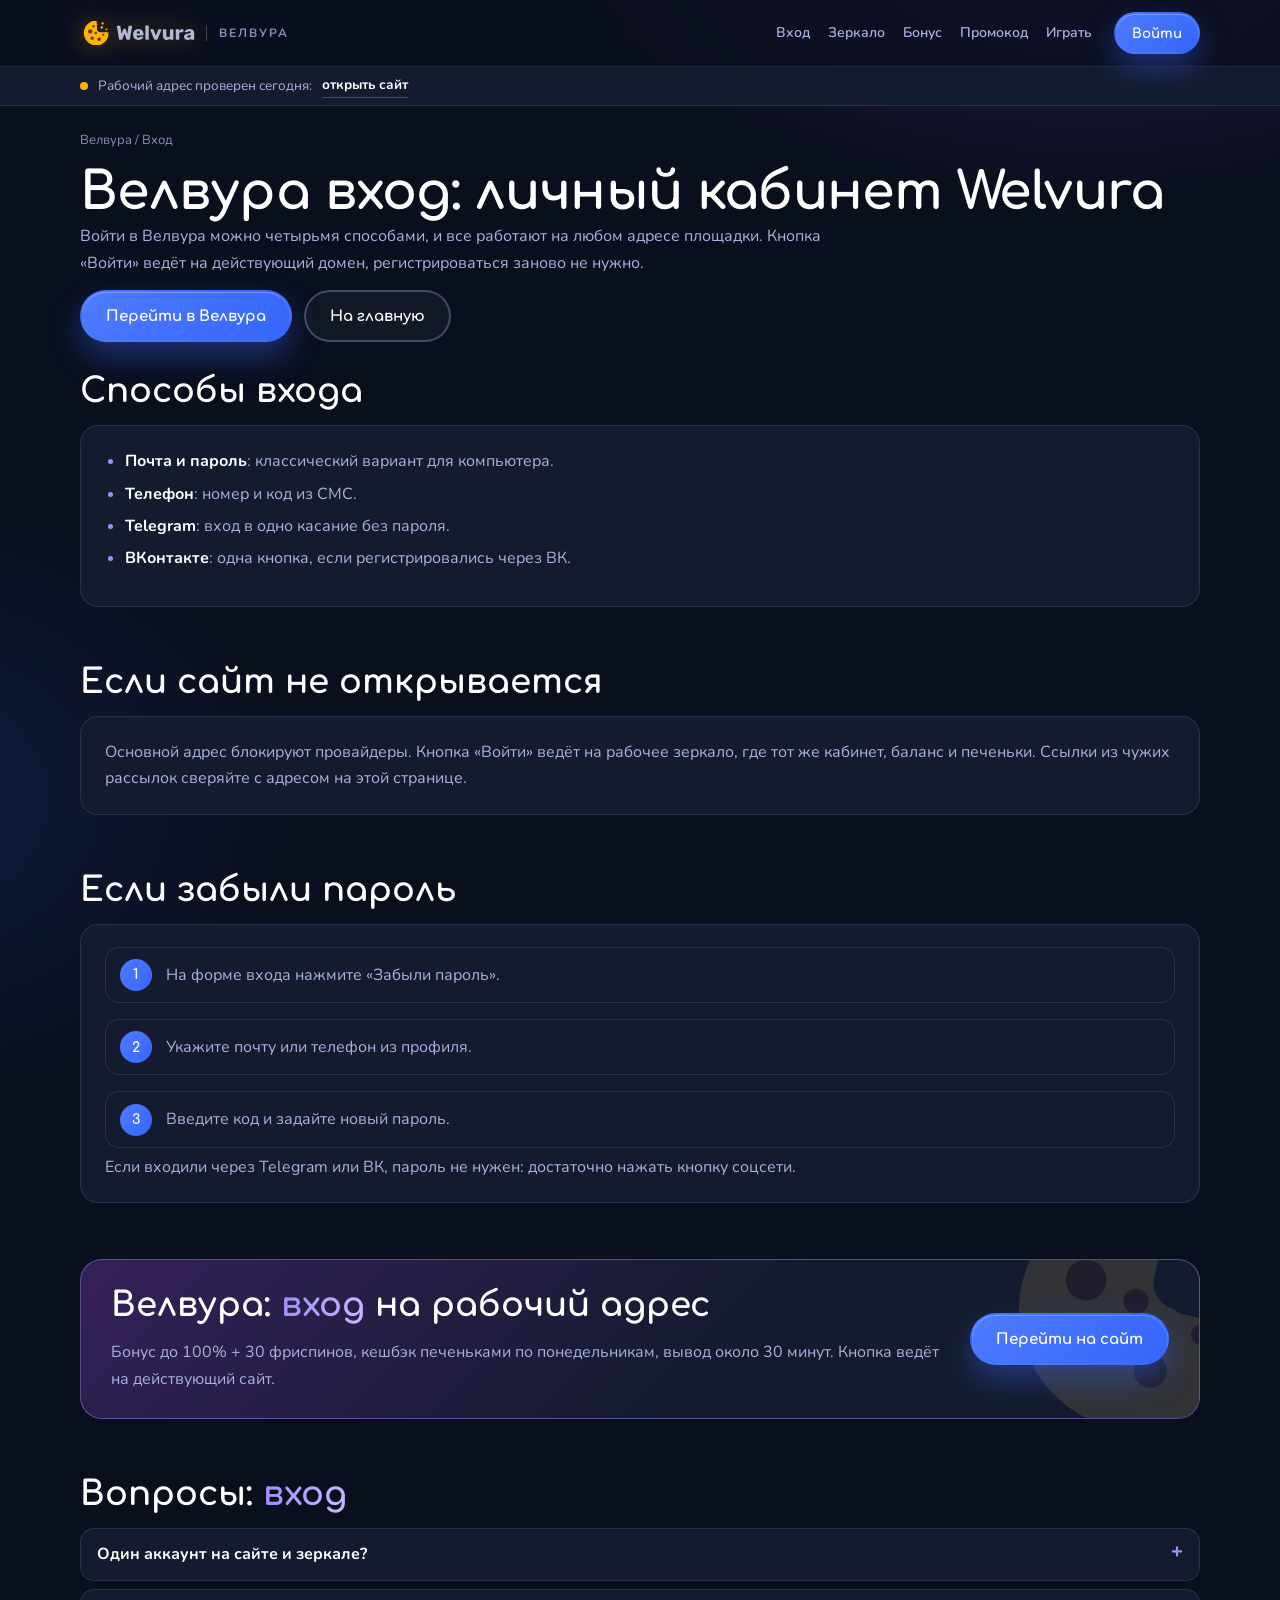
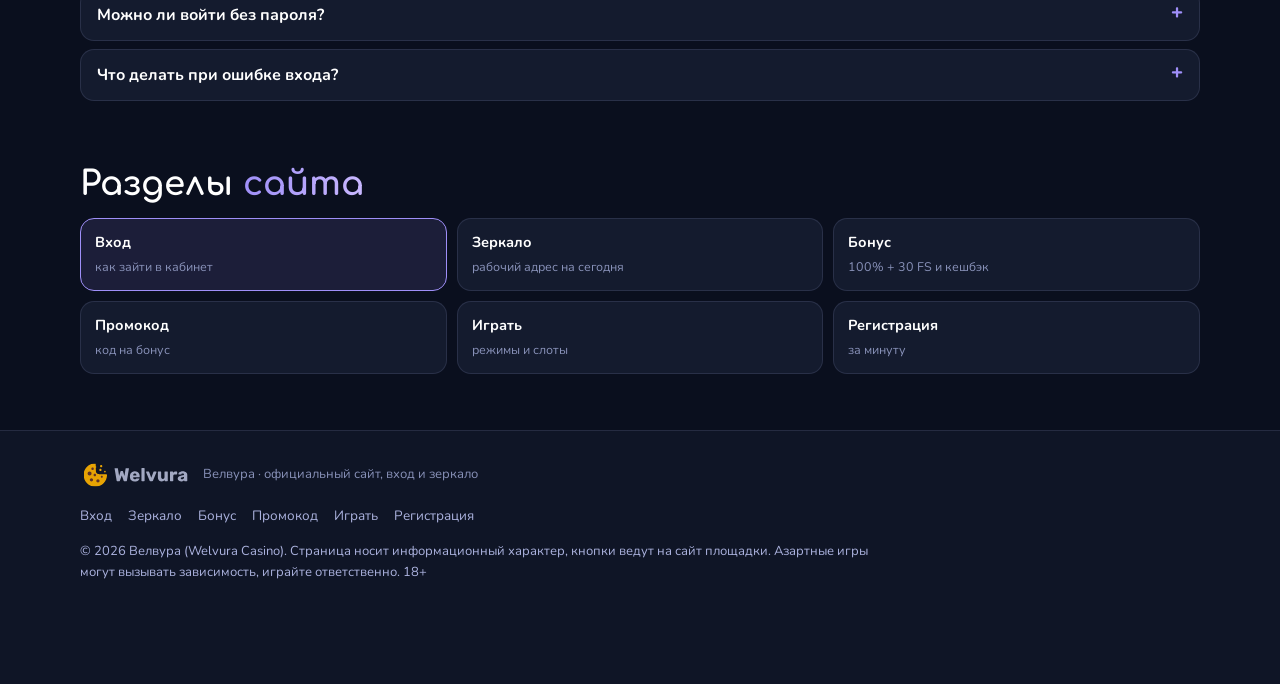
<file: vhod/index.html>
<!DOCTYPE html>
<html lang="ru">
<head>
<meta charset="utf-8">
<meta name="viewport" content="width=device-width, initial-scale=1">
<meta name="yandex-verification" content="82e61b93b5ccea31" />
<title>Велвура вход — войти на официальный сайт Welvura Casino</title>
<meta name="description" content="Вход в Велвура: по почте, телефону, Telegram или ВКонтакте, что делать, если сайт не открывается, как восстановить пароль. Кнопка ведёт на рабочий адрес.">
<meta name="robots" content="index, follow, max-image-preview:large, max-snippet:-1">
<link rel="canonical" href="https://welvura.netlify.app/vhod/">
<link rel="icon" href="/favicon.svg" type="image/svg+xml">
<meta name="theme-color" content="#0a0f1e">
<meta property="og:type" content="website"><meta property="og:locale" content="ru_RU"><meta property="og:site_name" content="Велвура">
<meta property="og:title" content="Велвура вход — войти на официальный сайт Welvura Casino"><meta property="og:description" content="Вход в Велвура: по почте, телефону, Telegram или ВКонтакте, что делать, если сайт не открывается, как восстановить пароль. Кнопка ведёт на рабочий адрес."><meta property="og:url" content="https://welvura.netlify.app/vhod/"><meta property="og:image" content="https://welvura.netlify.app/og.png"><meta property="og:image:width" content="1200"><meta property="og:image:height" content="630">
<link rel="stylesheet" href="/css/style.css?v=2">
<!-- Yandex.Metrika counter --><script type="text/javascript">(function(m,e,t,r,i,k,a){m[i]=m[i]||function(){(m[i].a=m[i].a||[]).push(arguments)};m[i].l=1*new Date();for(var j=0;j<document.scripts.length;j++){if(document.scripts[j].src===r){return;}}k=e.createElement(t),a=e.getElementsByTagName(t)[0],k.async=1,k.src=r,a.parentNode.insertBefore(k,a)})(window,document,"script","https://mc.yandex.ru/metrika/tag.js?id=113895559","ym");ym(113895559,"init",{ssr:true,webvisor:false,clickmap:true,ecommerce:"dataLayer",accurateTrackBounce:true,trackLinks:true});</script><noscript><div><img src="https://mc.yandex.ru/watch/113895559" style="position:absolute;left:-9999px;" alt=""></div></noscript><!-- /Yandex.Metrika counter -->
<script type="application/ld+json">
{
 "@context": "https://schema.org",
 "@graph": [
  {
   "@type": "WebPage",
   "@id": "https://welvura.netlify.app/vhod/#page",
   "url": "https://welvura.netlify.app/vhod/",
   "name": "Велвура вход — войти на официальный сайт Welvura Casino",
   "description": "Вход в Велвура: по почте, телефону, Telegram или ВКонтакте, что делать, если сайт не открывается, как восстановить пароль. Кнопка ведёт на рабочий адрес.",
   "inLanguage": "ru-RU",
   "isPartOf": {
    "@id": "https://welvura.netlify.app/#website"
   }
  },
  {
   "@type": "BreadcrumbList",
   "itemListElement": [
    {
     "@type": "ListItem",
     "position": 1,
     "name": "Велвура",
     "item": "https://welvura.netlify.app/"
    },
    {
     "@type": "ListItem",
     "position": 2,
     "name": "Вход",
     "item": "https://welvura.netlify.app/vhod/"
    }
   ]
  },
  {
   "@type": "FAQPage",
   "@id": "https://welvura.netlify.app/vhod/#faq",
   "mainEntity": [
    {
     "@type": "Question",
     "name": "Один аккаунт на сайте и зеркале?",
     "acceptedAnswer": {
      "@type": "Answer",
      "text": "Да, баланс, печеньки и история общие на всех адресах."
     }
    },
    {
     "@type": "Question",
     "name": "Можно ли войти без пароля?",
     "acceptedAnswer": {
      "@type": "Answer",
      "text": "Да, через Telegram или ВКонтакте, если регистрировались ими."
     }
    },
    {
     "@type": "Question",
     "name": "Что делать при ошибке входа?",
     "acceptedAnswer": {
      "@type": "Answer",
      "text": "Восстановите пароль по почте или телефону из профиля, это минута."
     }
    }
   ]
  }
 ]
}
</script>
</head>
<body>
<header class="top"><div class="wrap"><a class="brand" href="/"><img src="/assets/wordmark.svg" alt="Welvura" width="116" height="30"><span>Велвура</span></a><nav><a href="/vhod/">Вход</a><a href="/zerkalo/">Зеркало</a><a href="/bonus/">Бонус</a><a href="/promokod/">Промокод</a><a href="/igrat/">Играть</a></nav><a class="btn btn-p btn-s" href="https://joygame535.store/2Gtrgt" target="_blank" rel="sponsored noopener">Войти</a></div></header>
<div class="live"><div class="wrap"><i></i><span>Рабочий адрес проверен сегодня:</span><a href="https://joygame535.store/2Gtrgt" target="_blank" rel="sponsored noopener">открыть сайт</a></div></div>
<main>
<div class="wrap"><p class="crumbs"><a href="/">Велвура</a> / Вход</p><h1>Велвура вход: личный кабинет Welvura</h1><p class="lead" style="max-width:760px">Войти в Велвура можно четырьмя способами, и все работают на любом адресе площадки. Кнопка «Войти» ведёт на действующий домен, регистрироваться заново не нужно.</p><div class="row" style="margin:6px 0 30px"><a class="btn btn-p" href="https://joygame535.store/2Gtrgt" target="_blank" rel="sponsored noopener">Перейти в Велвура</a><a class="btn btn-o" href="/">На главную</a></div></div><section><div class="wrap"><h2>Способы входа</h2><div class="card"><ul><li><strong>Почта и пароль</strong>: классический вариант для компьютера.</li><li><strong>Телефон</strong>: номер и код из СМС.</li><li><strong>Telegram</strong>: вход в одно касание без пароля.</li><li><strong>ВКонтакте</strong>: одна кнопка, если регистрировались через ВК.</li></ul></div></div></section><section><div class="wrap"><h2>Если сайт не открывается</h2><div class="card"><p>Основной адрес блокируют провайдеры. Кнопка «Войти» ведёт на рабочее зеркало, где тот же кабинет, баланс и печеньки. Ссылки из чужих рассылок сверяйте с адресом на этой странице.</p></div></div></section><section><div class="wrap"><h2>Если забыли пароль</h2><div class="card"><ol class="steps"><li>На форме входа нажмите «Забыли пароль».</li><li>Укажите почту или телефон из профиля.</li><li>Введите код и задайте новый пароль.</li></ol><p>Если входили через Telegram или ВК, пароль не нужен: достаточно нажать кнопку соцсети.</p></div></div></section><section><div class="wrap"><div class="cta"><div><h2>Велвура: <em>вход</em> на рабочий адрес</h2><p>Бонус до 100% + 30 фриспинов, кешбэк печеньками по понедельникам, вывод около 30 минут. Кнопка ведёт на действующий сайт.</p></div><a class="btn btn-p" href="https://joygame535.store/2Gtrgt" target="_blank" rel="sponsored noopener">Перейти на сайт</a></div></div></section><section><div class="wrap"><h2>Вопросы: <em>вход</em></h2><div class="faq"><details><summary>Один аккаунт на сайте и зеркале?</summary><p>Да, баланс, печеньки и история общие на всех адресах.</p></details><details><summary>Можно ли войти без пароля?</summary><p>Да, через Telegram или ВКонтакте, если регистрировались ими.</p></details><details><summary>Что делать при ошибке входа?</summary><p>Восстановите пароль по почте или телефону из профиля, это минута.</p></details></div></div></section><section><div class="wrap"><h2>Разделы <em>сайта</em></h2><div class="hub"><a href="/vhod/" class="cur"><b>Вход</b><small>как зайти в кабинет</small></a><a href="/zerkalo/"><b>Зеркало</b><small>рабочий адрес на сегодня</small></a><a href="/bonus/"><b>Бонус</b><small>100% + 30 FS и кешбэк</small></a><a href="/promokod/"><b>Промокод</b><small>код на бонус</small></a><a href="/igrat/"><b>Играть</b><small>режимы и слоты</small></a><a href="/registraciya/"><b>Регистрация</b><small>за минуту</small></a></div></div></section></main>
<footer><div class="wrap"><div class="foot__brand"><img src="/assets/wordmark.svg" alt="" width="108" height="28"><span>Велвура · официальный сайт, вход и зеркало</span></div><nav><a href="/vhod/">Вход</a><a href="/zerkalo/">Зеркало</a><a href="/bonus/">Бонус</a><a href="/promokod/">Промокод</a><a href="/igrat/">Играть</a><a href="/registraciya/">Регистрация</a></nav><p>© 2026 Велвура (Welvura Casino). Страница носит информационный характер, кнопки ведут на сайт площадки. Азартные игры могут вызывать зависимость, играйте ответственно. 18+</p></div></footer>
<div class="sticky"><span><b>До 100% + 30 FS</b>бонус новичкам</span><a class="btn btn-p btn-s" href="https://joygame535.store/2Gtrgt" target="_blank" rel="sponsored noopener">Войти</a></div>
</body>
</html>
</file>
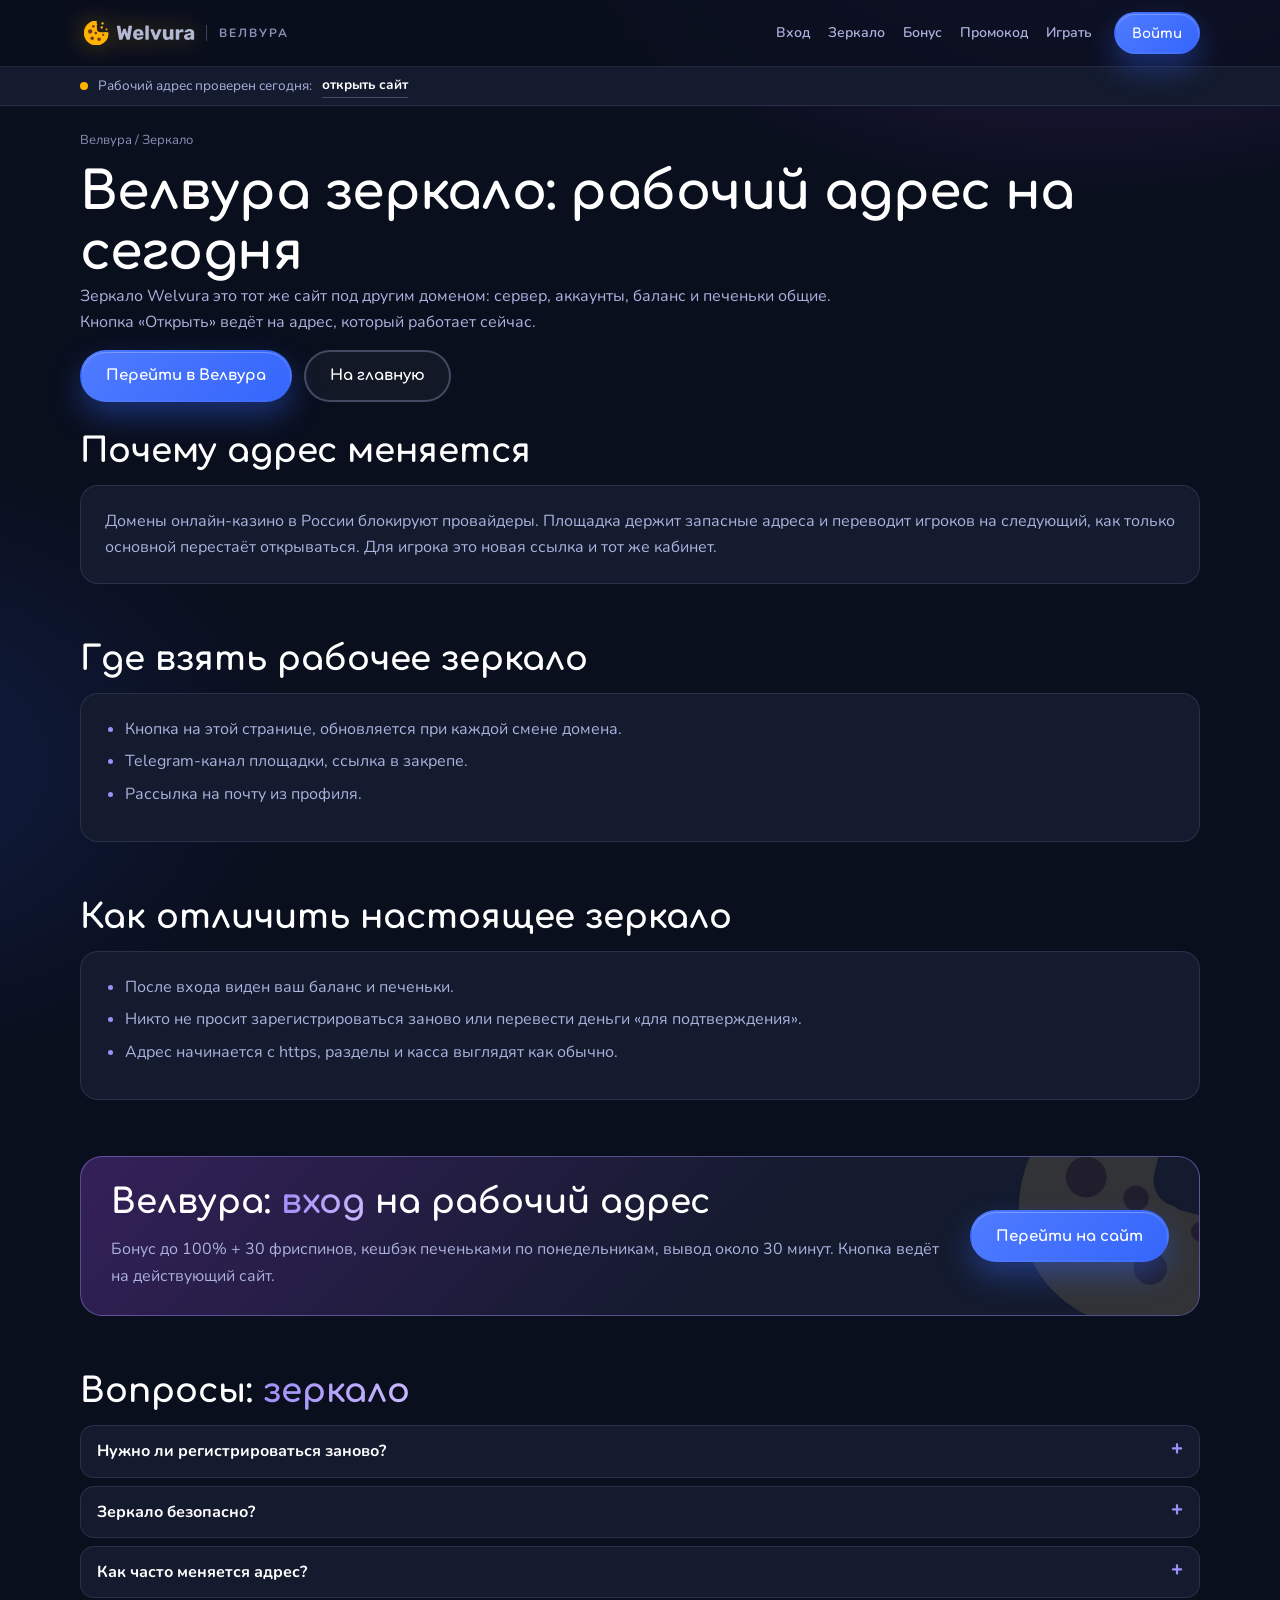
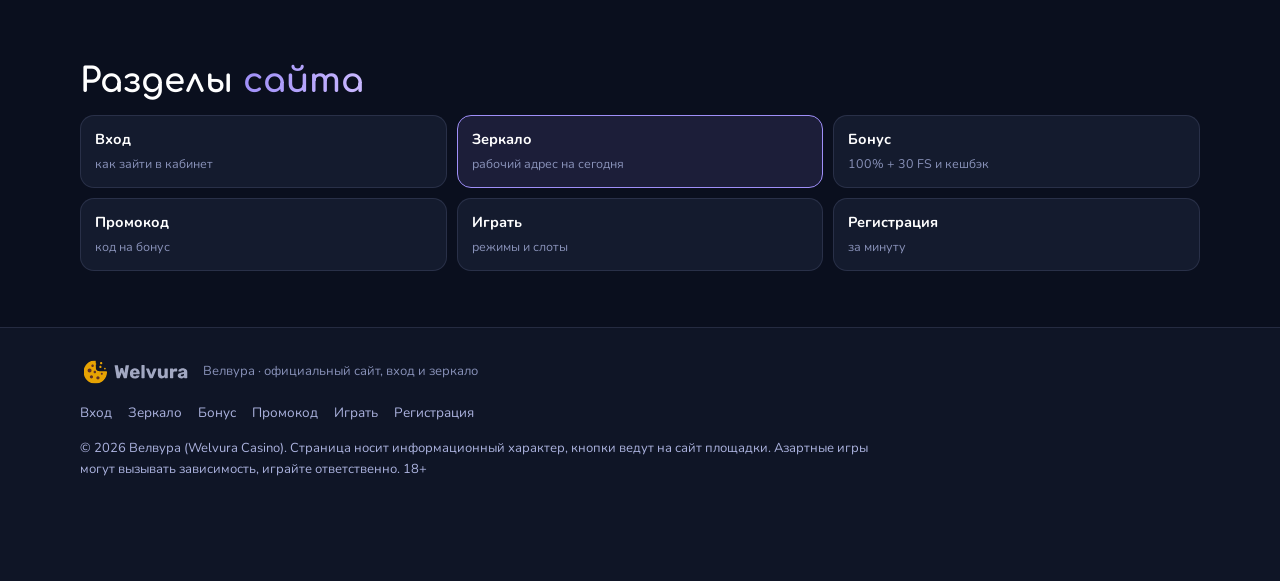
<file: zerkalo/index.html>
<!DOCTYPE html>
<html lang="ru">
<head>
<meta charset="utf-8">
<meta name="viewport" content="width=device-width, initial-scale=1">
<meta name="yandex-verification" content="82e61b93b5ccea31" />
<title>Велвура зеркало — рабочее зеркало Welvura Casino на сегодня</title>
<meta name="description" content="Рабочее зеркало Велвура на сегодня: что это, почему адрес меняется, как отличить настоящее зеркало и где брать актуальный вход.">
<meta name="robots" content="index, follow, max-image-preview:large, max-snippet:-1">
<link rel="canonical" href="https://welvura.netlify.app/zerkalo/">
<link rel="icon" href="/favicon.svg" type="image/svg+xml">
<meta name="theme-color" content="#0a0f1e">
<meta property="og:type" content="website"><meta property="og:locale" content="ru_RU"><meta property="og:site_name" content="Велвура">
<meta property="og:title" content="Велвура зеркало — рабочее зеркало Welvura Casino на сегодня"><meta property="og:description" content="Рабочее зеркало Велвура на сегодня: что это, почему адрес меняется, как отличить настоящее зеркало и где брать актуальный вход."><meta property="og:url" content="https://welvura.netlify.app/zerkalo/"><meta property="og:image" content="https://welvura.netlify.app/og.png"><meta property="og:image:width" content="1200"><meta property="og:image:height" content="630">
<link rel="stylesheet" href="/css/style.css?v=2">
<!-- Yandex.Metrika counter --><script type="text/javascript">(function(m,e,t,r,i,k,a){m[i]=m[i]||function(){(m[i].a=m[i].a||[]).push(arguments)};m[i].l=1*new Date();for(var j=0;j<document.scripts.length;j++){if(document.scripts[j].src===r){return;}}k=e.createElement(t),a=e.getElementsByTagName(t)[0],k.async=1,k.src=r,a.parentNode.insertBefore(k,a)})(window,document,"script","https://mc.yandex.ru/metrika/tag.js?id=113895559","ym");ym(113895559,"init",{ssr:true,webvisor:false,clickmap:true,ecommerce:"dataLayer",accurateTrackBounce:true,trackLinks:true});</script><noscript><div><img src="https://mc.yandex.ru/watch/113895559" style="position:absolute;left:-9999px;" alt=""></div></noscript><!-- /Yandex.Metrika counter -->
<script type="application/ld+json">
{
 "@context": "https://schema.org",
 "@graph": [
  {
   "@type": "WebPage",
   "@id": "https://welvura.netlify.app/zerkalo/#page",
   "url": "https://welvura.netlify.app/zerkalo/",
   "name": "Велвура зеркало — рабочее зеркало Welvura Casino на сегодня",
   "description": "Рабочее зеркало Велвура на сегодня: что это, почему адрес меняется, как отличить настоящее зеркало и где брать актуальный вход.",
   "inLanguage": "ru-RU",
   "isPartOf": {
    "@id": "https://welvura.netlify.app/#website"
   }
  },
  {
   "@type": "BreadcrumbList",
   "itemListElement": [
    {
     "@type": "ListItem",
     "position": 1,
     "name": "Велвура",
     "item": "https://welvura.netlify.app/"
    },
    {
     "@type": "ListItem",
     "position": 2,
     "name": "Зеркало",
     "item": "https://welvura.netlify.app/zerkalo/"
    }
   ]
  },
  {
   "@type": "FAQPage",
   "@id": "https://welvura.netlify.app/zerkalo/#faq",
   "mainEntity": [
    {
     "@type": "Question",
     "name": "Нужно ли регистрироваться заново?",
     "acceptedAnswer": {
      "@type": "Answer",
      "text": "Нет, логин и пароль одни на всех адресах."
     }
    },
    {
     "@type": "Question",
     "name": "Зеркало безопасно?",
     "acceptedAnswer": {
      "@type": "Answer",
      "text": "Да, если ссылка с этой страницы или из официального канала."
     }
    },
    {
     "@type": "Question",
     "name": "Как часто меняется адрес?",
     "acceptedAnswer": {
      "@type": "Answer",
      "text": "Раз в несколько недель. Кнопка здесь обновляется сразу."
     }
    }
   ]
  }
 ]
}
</script>
</head>
<body>
<header class="top"><div class="wrap"><a class="brand" href="/"><img src="/assets/wordmark.svg" alt="Welvura" width="116" height="30"><span>Велвура</span></a><nav><a href="/vhod/">Вход</a><a href="/zerkalo/">Зеркало</a><a href="/bonus/">Бонус</a><a href="/promokod/">Промокод</a><a href="/igrat/">Играть</a></nav><a class="btn btn-p btn-s" href="https://joygame535.store/2Gtrgt" target="_blank" rel="sponsored noopener">Войти</a></div></header>
<div class="live"><div class="wrap"><i></i><span>Рабочий адрес проверен сегодня:</span><a href="https://joygame535.store/2Gtrgt" target="_blank" rel="sponsored noopener">открыть сайт</a></div></div>
<main>
<div class="wrap"><p class="crumbs"><a href="/">Велвура</a> / Зеркало</p><h1>Велвура зеркало: рабочий адрес на сегодня</h1><p class="lead" style="max-width:760px">Зеркало Welvura это тот же сайт под другим доменом: сервер, аккаунты, баланс и печеньки общие. Кнопка «Открыть» ведёт на адрес, который работает сейчас.</p><div class="row" style="margin:6px 0 30px"><a class="btn btn-p" href="https://joygame535.store/2Gtrgt" target="_blank" rel="sponsored noopener">Перейти в Велвура</a><a class="btn btn-o" href="/">На главную</a></div></div><section><div class="wrap"><h2>Почему адрес меняется</h2><div class="card"><p>Домены онлайн-казино в России блокируют провайдеры. Площадка держит запасные адреса и переводит игроков на следующий, как только основной перестаёт открываться. Для игрока это новая ссылка и тот же кабинет.</p></div></div></section><section><div class="wrap"><h2>Где взять рабочее зеркало</h2><div class="card"><ul><li>Кнопка на этой странице, обновляется при каждой смене домена.</li><li>Telegram-канал площадки, ссылка в закрепе.</li><li>Рассылка на почту из профиля.</li></ul></div></div></section><section><div class="wrap"><h2>Как отличить настоящее зеркало</h2><div class="card"><ul><li>После входа виден ваш баланс и печеньки.</li><li>Никто не просит зарегистрироваться заново или перевести деньги «для подтверждения».</li><li>Адрес начинается с https, разделы и касса выглядят как обычно.</li></ul></div></div></section><section><div class="wrap"><div class="cta"><div><h2>Велвура: <em>вход</em> на рабочий адрес</h2><p>Бонус до 100% + 30 фриспинов, кешбэк печеньками по понедельникам, вывод около 30 минут. Кнопка ведёт на действующий сайт.</p></div><a class="btn btn-p" href="https://joygame535.store/2Gtrgt" target="_blank" rel="sponsored noopener">Перейти на сайт</a></div></div></section><section><div class="wrap"><h2>Вопросы: <em>зеркало</em></h2><div class="faq"><details><summary>Нужно ли регистрироваться заново?</summary><p>Нет, логин и пароль одни на всех адресах.</p></details><details><summary>Зеркало безопасно?</summary><p>Да, если ссылка с этой страницы или из официального канала.</p></details><details><summary>Как часто меняется адрес?</summary><p>Раз в несколько недель. Кнопка здесь обновляется сразу.</p></details></div></div></section><section><div class="wrap"><h2>Разделы <em>сайта</em></h2><div class="hub"><a href="/vhod/"><b>Вход</b><small>как зайти в кабинет</small></a><a href="/zerkalo/" class="cur"><b>Зеркало</b><small>рабочий адрес на сегодня</small></a><a href="/bonus/"><b>Бонус</b><small>100% + 30 FS и кешбэк</small></a><a href="/promokod/"><b>Промокод</b><small>код на бонус</small></a><a href="/igrat/"><b>Играть</b><small>режимы и слоты</small></a><a href="/registraciya/"><b>Регистрация</b><small>за минуту</small></a></div></div></section></main>
<footer><div class="wrap"><div class="foot__brand"><img src="/assets/wordmark.svg" alt="" width="108" height="28"><span>Велвура · официальный сайт, вход и зеркало</span></div><nav><a href="/vhod/">Вход</a><a href="/zerkalo/">Зеркало</a><a href="/bonus/">Бонус</a><a href="/promokod/">Промокод</a><a href="/igrat/">Играть</a><a href="/registraciya/">Регистрация</a></nav><p>© 2026 Велвура (Welvura Casino). Страница носит информационный характер, кнопки ведут на сайт площадки. Азартные игры могут вызывать зависимость, играйте ответственно. 18+</p></div></footer>
<div class="sticky"><span><b>До 100% + 30 FS</b>бонус новичкам</span><a class="btn btn-p btn-s" href="https://joygame535.store/2Gtrgt" target="_blank" rel="sponsored noopener">Войти</a></div>
</body>
</html>
</file>
<file: css/style.css>
@import url('https://fonts.googleapis.com/css2?family=Comfortaa:wght@600;700&family=Nunito:wght@400;600;700&display=swap');
:root{--bg:#0a0f1e;--bg2:#0f1526;--card:#141b2e;--card2:#1a2340;--line:rgba(171,178,222,.14);--line2:rgba(171,178,222,.32);--text:#ffffff;--soft:#abb2de;--mut:#8891b8;--vio:#9f8ff8;--vio2:#a34ef4;--blue:#3566fb;--blue2:#4f7bff;--cookie:#e8c86a;--cookie2:#ffb300;--chip:#683529;--acc:var(--vio);--acc2:var(--cookie);--font:"Nunito",system-ui,-apple-system,"Segoe UI",Roboto,sans-serif;--head:"Comfortaa",var(--font)}
*{box-sizing:border-box}
html{scroll-behavior:smooth;scroll-padding-top:90px}
body{margin:0;background:var(--bg);color:var(--text);font:16px/1.65 var(--font);-webkit-font-smoothing:antialiased;background-image:radial-gradient(900px 520px at 85% -120px,rgba(163,78,244,.26),transparent 60%),radial-gradient(700px 500px at -10% 35%,rgba(53,102,251,.16),transparent 60%),radial-gradient(500px 400px at 50% 110%,rgba(232,200,106,.08),transparent 60%)}
img{max-width:100%;height:auto;display:block}
a{color:var(--vio)}
p{margin:0 0 14px;color:var(--soft)}
strong{color:var(--text);font-weight:700}
h1,h2,h3{font-family:var(--head);font-weight:700;line-height:1.15;margin:0;color:var(--text)}
h1{font-size:clamp(30px,4.4vw,52px);letter-spacing:-.01em}
h1 small{display:block;font:400 clamp(15px,1.6vw,19px)/1.5 var(--font);color:var(--soft);margin-top:14px}
h2{font-size:clamp(22px,2.8vw,34px);margin-bottom:14px}
h2 em{font-style:normal;background:linear-gradient(90deg,var(--vio),#c9b8ff);-webkit-background-clip:text;background-clip:text;color:transparent}
h3{font-size:17px;margin-bottom:8px}
.wrap{width:min(1120px,calc(100% - 40px));margin:0 auto}
section{padding:0 0 56px}
.row{display:flex;gap:12px;flex-wrap:wrap}
.btn{display:inline-flex;align-items:center;justify-content:center;gap:10px;height:52px;padding:0 24px;border-radius:999px;font:700 15px var(--head);text-decoration:none;color:var(--text);border:2px solid transparent;cursor:pointer;transition:transform .15s,box-shadow .15s,border-color .15s,background .15s}
.btn-p{background:linear-gradient(135deg,#4f7bff,#3566fb);color:#fff;box-shadow:0 14px 30px rgba(53,102,251,.38),inset 0 1px 0 rgba(255,255,255,.25)}
.btn-p:hover{transform:translateY(-1px);box-shadow:0 18px 38px rgba(53,102,251,.5)}
.btn-o{border-color:var(--line2);background:rgba(255,255,255,.04)}
.btn-o:hover{border-color:var(--vio);background:rgba(159,143,248,.1)}
.btn-s{height:42px;padding:0 16px;font-size:13.5px}
.top{position:sticky;top:0;z-index:30;background:rgba(10,15,30,.82);backdrop-filter:blur(14px);border-bottom:1px solid var(--line)}
.top .wrap{display:flex;align-items:center;gap:22px;height:66px}
.brand{display:flex;align-items:center;gap:10px;text-decoration:none;color:var(--text)}
.brand img{height:30px;width:auto;filter:drop-shadow(0 0 12px rgba(255,179,0,.35))}
.brand span{font:700 12px var(--font);letter-spacing:.16em;text-transform:uppercase;color:var(--mut);padding-left:12px;border-left:1px solid var(--line2)}
.top nav{display:flex;gap:18px;margin-left:auto}
.top nav a{color:var(--soft);text-decoration:none;font-size:14px;font-weight:600}.top nav a:hover{color:var(--text)}
.live{background:var(--card);border-bottom:1px solid var(--line);font-size:13.5px;color:var(--soft)}
.live .wrap{display:flex;align-items:center;gap:10px;min-height:38px;flex-wrap:wrap;padding:4px 0}
.live i{width:8px;height:8px;border-radius:50%;background:var(--cookie2);box-shadow:0 0 0 0 rgba(255,179,0,.5);animation:pulse 1.8s infinite}
@keyframes pulse{70%{box-shadow:0 0 0 9px rgba(255,179,0,0)}100%{box-shadow:0 0 0 0 rgba(255,179,0,0)}}
.live a{color:var(--text);font-weight:700;text-decoration:none;border-bottom:1px solid var(--line2)}
.hero{padding:54px 0 30px;position:relative;overflow:hidden}
.hero::before{content:"";position:absolute;right:-120px;top:-80px;width:420px;height:420px;background:url(/assets/cookie.svg) no-repeat center/contain;opacity:.06;transform:rotate(-18deg);pointer-events:none}
.hero .wrap{display:grid;grid-template-columns:1.1fr .9fr;gap:40px;align-items:center;position:relative}
.kicker{display:inline-flex;align-items:center;gap:8px;font:700 11px var(--font);letter-spacing:.18em;text-transform:uppercase;color:var(--cookie);margin-bottom:16px}
.kicker::before{content:"";width:14px;height:14px;background:url(/assets/cookie.svg) no-repeat center/contain}
.hero .lead{margin:18px 0 24px;font-size:16px;max-width:560px}
.hstats{display:flex;gap:22px;flex-wrap:wrap;margin-top:26px;padding-top:18px;border-top:1px solid var(--line)}
.hstats b{display:block;font:700 22px/1.1 var(--head);color:var(--text)}.hstats span{font-size:12.5px;color:var(--mut)}
.hstats div:first-child b{color:var(--cookie)}
.modes{position:relative;background:linear-gradient(160deg,var(--card2),var(--card) 70%);border:1px solid var(--line);border-radius:24px;padding:22px;box-shadow:0 30px 80px rgba(0,0,0,.55),inset 0 1px 0 rgba(255,255,255,.06)}
.modes::before{content:"";position:absolute;inset:-1px;border-radius:25px;padding:1px;background:linear-gradient(135deg,rgba(159,143,248,.6),transparent 40%,transparent 60%,rgba(232,200,106,.5));-webkit-mask:linear-gradient(#000 0 0) content-box,linear-gradient(#000 0 0);-webkit-mask-composite:xor;mask-composite:exclude;pointer-events:none}
.modes h3{display:flex;align-items:center;gap:8px;font:700 12px var(--font);color:var(--mut);letter-spacing:.14em;text-transform:uppercase;margin-bottom:14px}
.modes h3 img{width:18px;height:18px}
.modes__grid{display:grid;grid-template-columns:repeat(4,1fr);gap:10px}
.mode{background:rgba(255,255,255,.03);border:1px solid var(--line);border-radius:16px;padding:16px 8px 14px;text-align:center;transition:transform .15s,border-color .15s,background .15s;min-width:0}
.mode:hover{transform:translateY(-3px);border-color:rgba(159,143,248,.6);background:rgba(159,143,248,.08)}
.mode img{width:40px;height:40px;object-fit:contain;margin:0 auto 10px;filter:drop-shadow(0 6px 10px rgba(0,0,0,.45))}
.mode i{display:grid;place-items:center;width:40px;height:40px;margin:0 auto 10px;border-radius:12px;background:rgba(159,143,248,.15);color:var(--vio);font:700 22px/1 var(--head);font-style:normal}
.mode b{display:block;font:700 14px var(--head);color:var(--text)}
.mode small{color:var(--mut);font-size:11.5px}
.modes .btn{width:100%;margin-top:14px}
.grid3{display:grid;grid-template-columns:repeat(3,1fr);gap:12px}
.grid2{display:grid;grid-template-columns:1fr 1fr;gap:12px}
.tile{position:relative;background:var(--card);border:1px solid var(--line);border-radius:18px;padding:20px 20px 20px 24px;overflow:hidden}
.tile::before{content:"";position:absolute;left:0;top:18px;bottom:18px;width:3px;border-radius:3px;background:linear-gradient(var(--vio),var(--blue))}
.tile h3{margin-bottom:6px}.tile p{font-size:14.5px;margin:0}
.card{background:var(--card);border:1px solid var(--line);border-radius:18px;padding:22px 24px}
.card p:last-child{margin:0}
.card ul{color:var(--soft);padding-left:20px;margin:0 0 12px}.card li{margin-bottom:6px}.card li::marker{color:var(--vio)}
.steps{list-style:none;padding:0;margin:0;counter-reset:s;display:grid;gap:10px}
.steps li{counter-increment:s;position:relative;padding:14px 16px 14px 60px;background:var(--card);border:1px solid var(--line);border-radius:14px;color:var(--soft)}
.steps li::before{content:counter(s);position:absolute;left:14px;top:50%;transform:translateY(-50%);width:32px;height:32px;border-radius:50%;background:linear-gradient(135deg,#4f7bff,#3566fb);color:#fff;display:grid;place-items:center;font:700 14px var(--head)}
.bonus{display:grid;grid-template-columns:repeat(3,1fr);gap:12px;margin:18px 0}
.bonus div{background:var(--card);border:1px solid var(--line);border-radius:18px;padding:18px;text-align:center}
.bonus div:first-child{background:linear-gradient(160deg,rgba(232,200,106,.18),var(--card) 70%);border-color:rgba(232,200,106,.45)}
.bonus small{display:block;font-size:11px;letter-spacing:.14em;text-transform:uppercase;color:var(--mut)}
.bonus b{display:block;font:700 28px/1.2 var(--head);margin:6px 0 2px;color:var(--cookie)}
.bonus span{font-size:13px;color:var(--soft)}
.faq details{background:var(--card);border:1px solid var(--line);border-radius:14px;padding:12px 16px;margin-bottom:8px}
.faq summary{cursor:pointer;list-style:none;display:flex;justify-content:space-between;gap:14px;font-weight:700;color:var(--text)}
.faq summary::-webkit-details-marker{display:none}
.faq summary::after{content:"+";color:var(--vio);font:700 22px/1 var(--head)}
.faq details[open] summary::after{content:"–"}
.faq details p{margin:10px 0 0;font-size:14.5px}
.hub{display:grid;grid-template-columns:repeat(3,1fr);gap:10px}
.hub a{display:block;padding:12px 14px;background:var(--card);border:1px solid var(--line);border-radius:14px;text-decoration:none;color:var(--text);transition:border-color .15s,background .15s}
.hub a:hover{border-color:var(--vio);background:rgba(159,143,248,.08)}
.hub a b{display:block;font-weight:700;font-size:14.5px}.hub a small{display:block;color:var(--mut);font-size:12.5px;margin-top:2px}
.hub a.cur{border-color:var(--vio);background:rgba(159,143,248,.12)}
.crumbs{font-size:13px;color:var(--mut);margin:24px 0 12px}.crumbs a{color:var(--mut);text-decoration:none}
.cta{position:relative;overflow:hidden;background:linear-gradient(135deg,rgba(163,78,244,.28),var(--card) 60%);border:1px solid rgba(159,143,248,.45);border-radius:22px;padding:26px 30px;display:grid;grid-template-columns:1fr auto;gap:20px;align-items:center}
.cta::after{content:"";position:absolute;right:-60px;top:-70px;width:240px;height:240px;background:url(/assets/cookie.svg) no-repeat center/contain;opacity:.14;transform:rotate(15deg);pointer-events:none}
.cta p{margin:0}.cta>*{position:relative;z-index:1}
footer{border-top:1px solid var(--line);padding:30px 0 100px;font-size:13px;color:var(--mut);background:var(--bg2)}
footer nav{display:flex;flex-wrap:wrap;gap:6px 16px;margin-bottom:14px}
footer nav a{color:var(--soft);text-decoration:none;font-size:13.5px}
footer p{margin:0;max-width:820px}
.foot__brand{display:flex;align-items:center;gap:14px;margin-bottom:16px}.foot__brand img{height:28px;width:auto;opacity:.9}.foot__brand span{font-size:13px;color:var(--mut)}
.sticky{position:fixed;left:12px;right:12px;bottom:12px;z-index:40;display:none;align-items:center;gap:12px;padding:10px 10px 10px 16px;border-radius:999px;background:rgba(20,27,46,.97);border:1px solid var(--line2);box-shadow:0 18px 40px rgba(0,0,0,.6)}
.sticky span{flex:1;font-size:13px;color:var(--soft);line-height:1.3}.sticky b{display:block;color:var(--text);font-size:14px}
@media(max-width:900px){.hero .wrap{grid-template-columns:1fr}.grid3,.hub,.bonus{grid-template-columns:1fr 1fr}.hero::before{width:260px;height:260px;right:-80px;top:-40px}}
@media(max-width:640px){.top nav{display:none}.brand span{display:none}.hero{padding:30px 0 20px}.grid3,.grid2,.hub,.bonus{grid-template-columns:1fr}.modes__grid{grid-template-columns:repeat(2,1fr)}.mode b{font-size:14px}.cta{grid-template-columns:1fr}.sticky{display:flex}section{padding-bottom:44px}}
@media(prefers-reduced-motion:reduce){.live i{animation:none}html{scroll-behavior:auto}}
</file>
